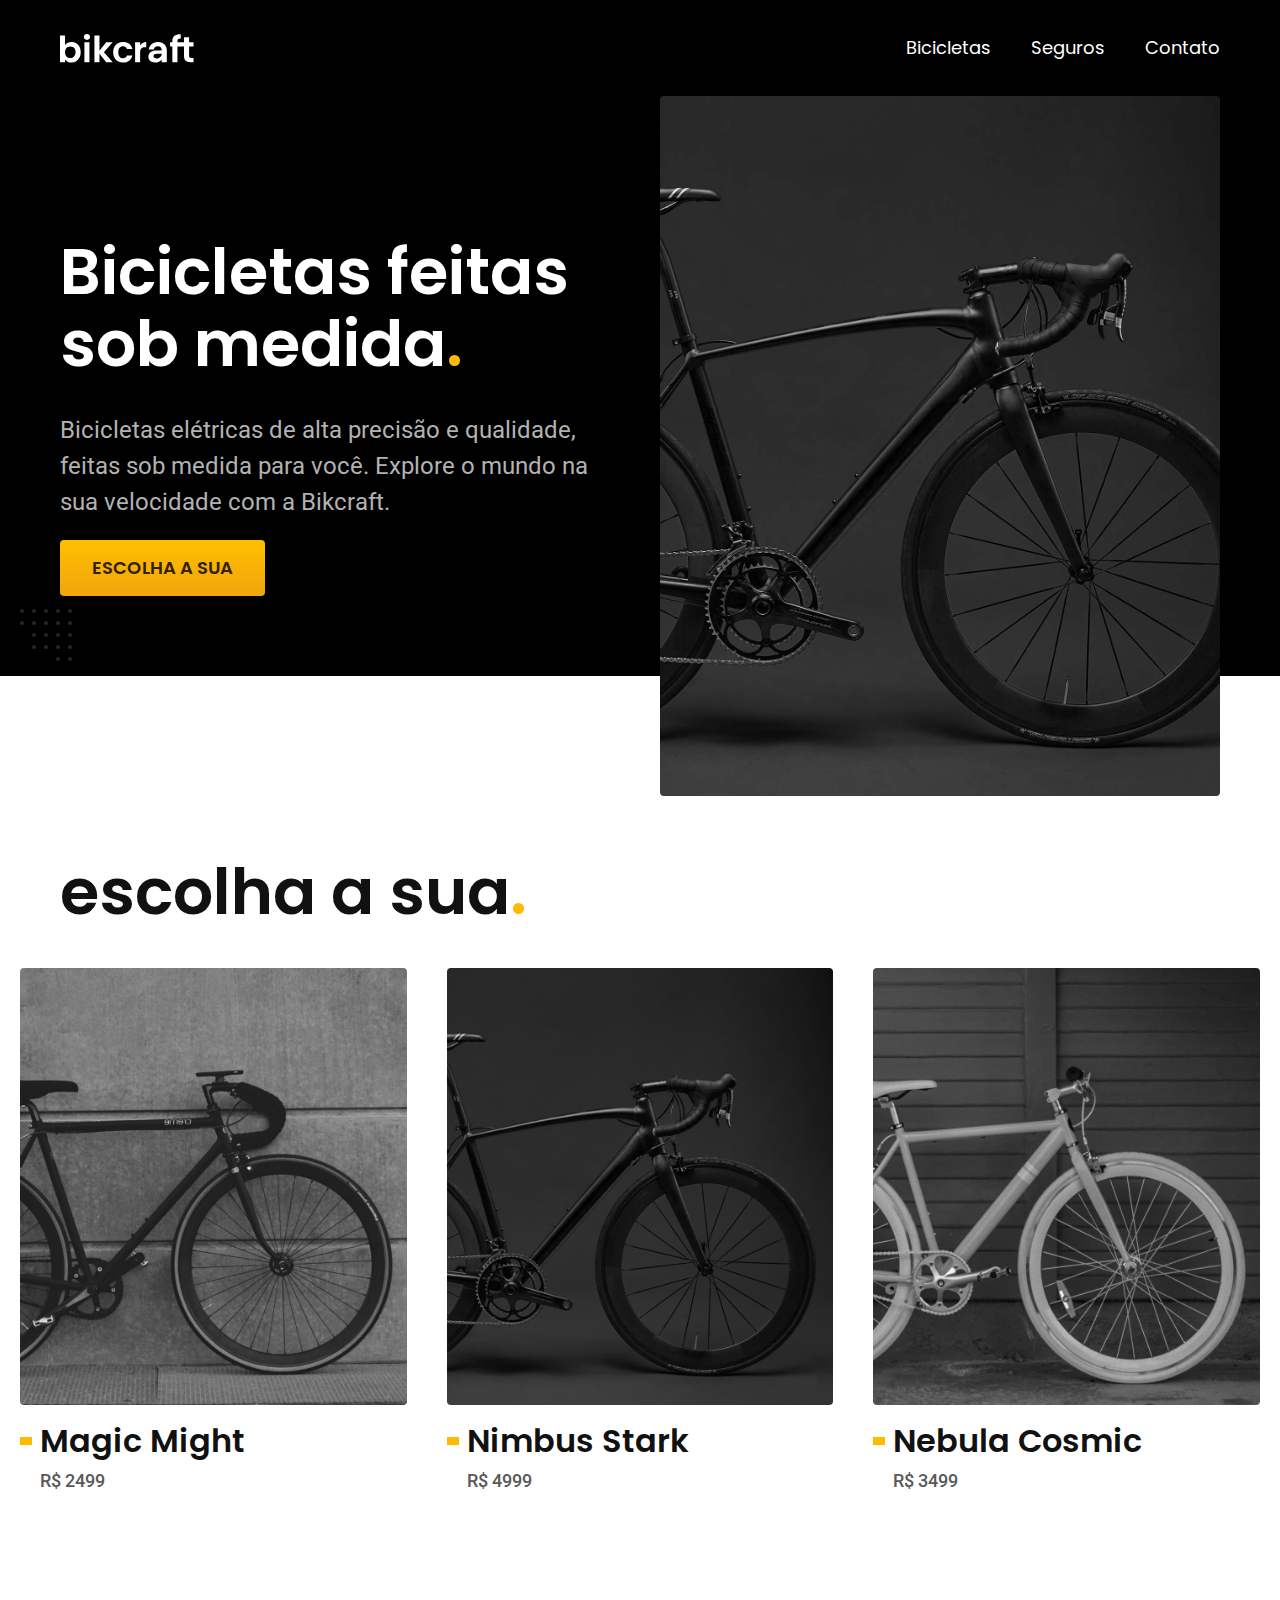
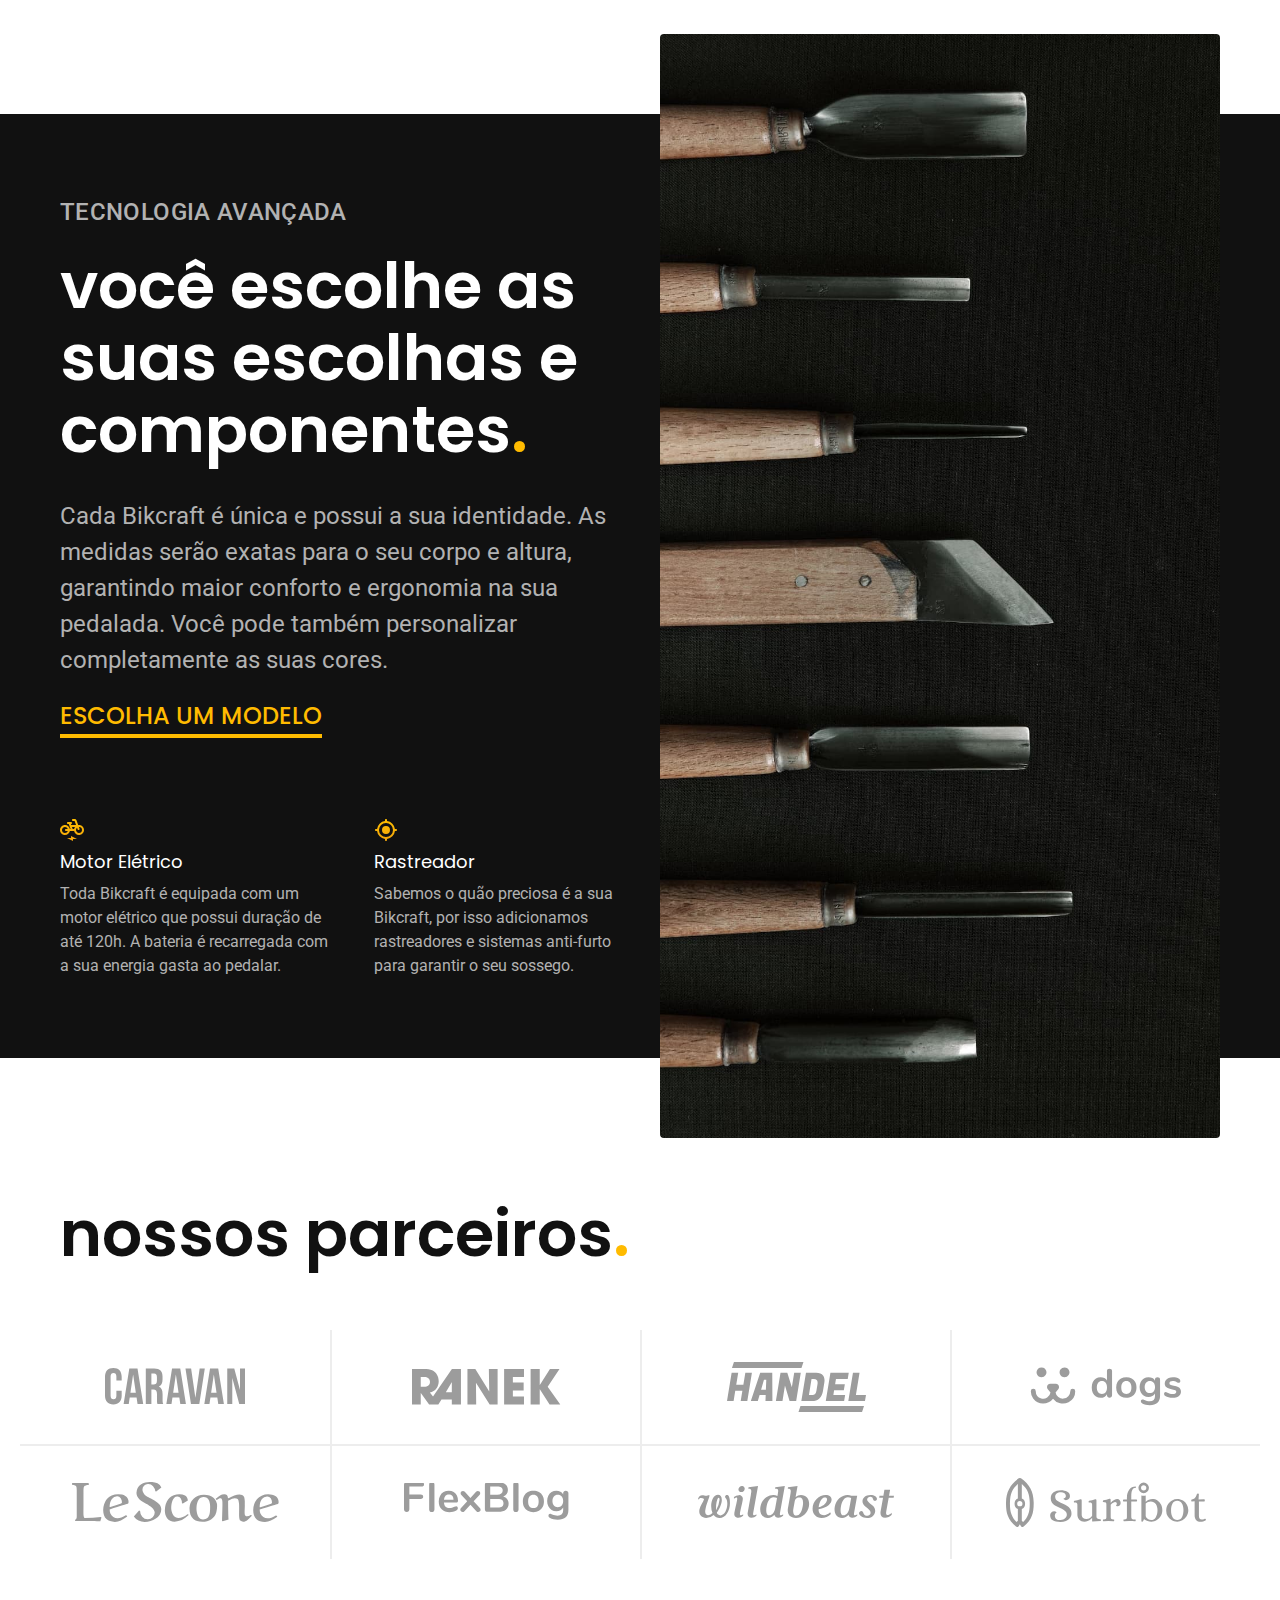
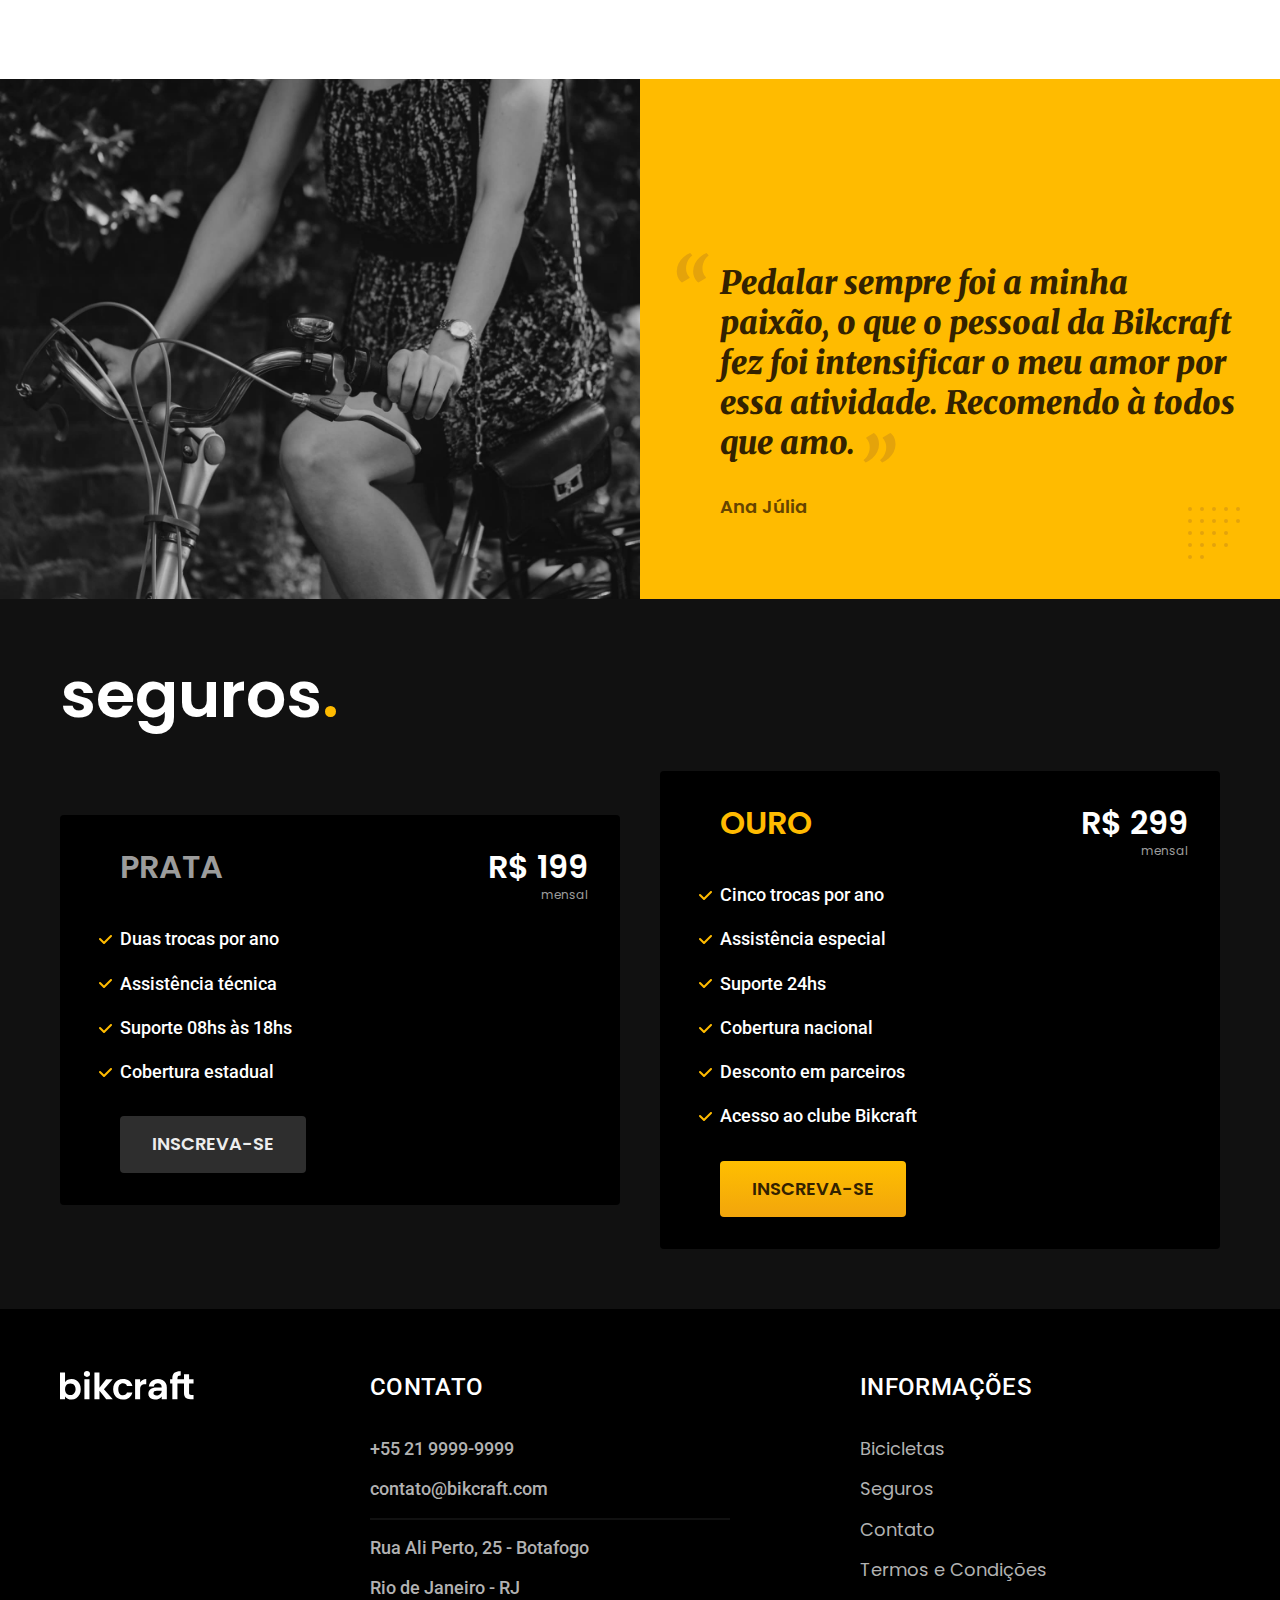
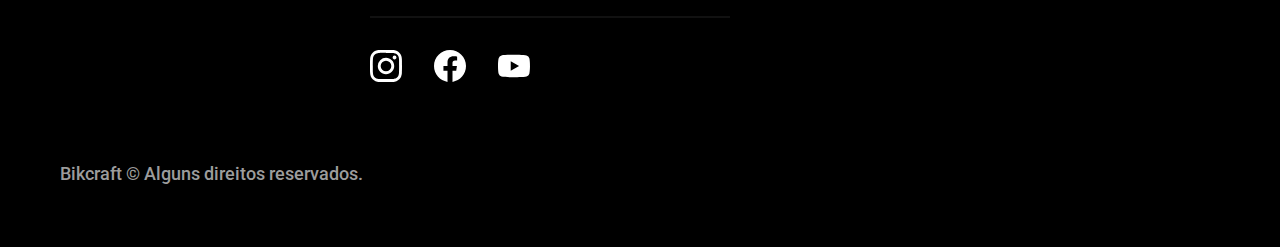
<file: index.html>
<!DOCTYPE html>
<html lang="pt-br">
  <head>
    <meta charset="UTF-8" />
    <meta name="viewport" content="width=device-width, initial-scale=1.0" />
    <meta
      name="description"
      content="Bicicletas elétricas de alta precisão e qualidade, feitas sob medida para o cliente. Explore o mundo na sua velocidade com a Bikcraft."
    />

    <link rel="preload" href="./css/style.css" as="style" />
    <link rel="stylesheet" href="./css/style.css" />

    <link rel="preconnect" href="https://fonts.googleapis.com" />
    <link rel="preconnect" href="https://fonts.gstatic.com" crossorigin />
    <link
      href="https://fonts.googleapis.com/css2?family=Merriweather:ital,wght@1,900&family=Poppins:wght@400;600&family=Roboto:wght@400;500&display=swap"
      rel="stylesheet"
    />
    <title>Bikcraft - Bicicletas Elétricas</title>
  </head>
  <body>
    <header class="header-bg">
      <div class="header container">
        <a href="./">
          <img
            src="./img/bikcraft.svg"
            width="136"
            height="32"
            alt="Bikcraft"
          />
        </a>

        <nav aria-label="primaria">
          <ul class="header-menu font-1-m cor-0">
            <li><a href="./bicicletas.html">Bicicletas</a></li>
            <li><a href="./seguros.html">Seguros</a></li>
            <li><a href="./contato.html">Contato</a></li>
          </ul>
        </nav>
      </div>
    </header>

    <main class="introducao-bg">
      <div class="introducao container">
        <div class="introducao-conteudo">
          <h1 class="font-1-xxl cor-0">
            Bicicletas feitas sob medida<span class="cor-p1">.</span>
          </h1>
          <p class="font-2-l cor-5">
            Bicicletas elétricas de alta precisão e qualidade, feitas sob medida
            para você. Explore o mundo na sua velocidade com a Bikcraft.
          </p>
          <a class="botao" href="./bicicletas.html">Escolha a sua</a>
        </div>
        <picture>
          <source
            media="(max-width: 800px)"
            srcset="./img/bicicletas/nimbus.jpg"
          />
          <img
            src="./img/fotos/introducao.jpg"
            width="1280"
            height="1600"
            alt="Bicicleta elétrica preta."
          />
        </picture>
      </div>
    </main>

    <article class="bicicletas-lista">
      <h2 class="container font-1-xxl">
        escolha a sua<span class="cor-p1">.</span>
      </h2>

      <ul>
        <li>
          <a href="./bicicletas/magic.html">
            <img
              src="./img/bicicletas/magic-home.jpg"
              width="920"
              height="1040"
              alt="Bicicleta preta"
            />
            <h3 class="font-1-xl">Magic Might</h3>
            <span class="font-2-m cor-8">R$ 2499</span>
          </a>
        </li>
        <li>
          <a href="./bicicletas/nimbus.html">
            <img
              src="./img/bicicletas/nimbus-home.jpg"
              width="920"
              height="1040"
              alt="Bicicleta preta"
            />
            <h3 class="font-1-xl">Nimbus Stark</h3>
            <span class="font-2-m cor-8">R$ 4999</span>
          </a>
        </li>
        <li>
          <a href="./bicicletas/nebula.html">
            <img
              src="./img/bicicletas/nebula-home.jpg"
              width="920"
              height="1040"
              alt="Bicicleta preta"
            />
            <h3 class="font-1-xl">Nebula Cosmic</h3>
            <span class="font-2-m cor-8">R$ 3499</span>
          </a>
        </li>
      </ul>
    </article>

    <article class="tecnologia-bg">
      <div class="tecnologia container">
        <div class="tecnologia-conteudo">
          <span class="font-2-l-b cor-5">Tecnologia Avançada</span>
          <h2 class="font-1-xxl cor-0">
            você escolhe as suas escolhas e componentes<span class="cor-p1"
              >.</span
            >
          </h2>
          <p class="font-2-l cor-5">
            Cada Bikcraft é única e possui a sua identidade. As medidas serão
            exatas para o seu corpo e altura, garantindo maior conforto e
            ergonomia na sua pedalada. Você pode também personalizar
            completamente as suas cores.
          </p>
          <a class="link" href="./bicicletas.html">Escolha um modelo</a>
          <div class="tecnologia-vantagens">
            <div>
              <img
                src="./img/icones/eletrica.svg"
                width="24"
                height="24"
                alt=""
              />
              <h3 class="font-1-m cor-0">Motor Elétrico</h3>
              <p class="font-2-s cor-5">
                Toda Bikcraft é equipada com um motor elétrico que possui
                duração de até 120h. A bateria é recarregada com a sua energia
                gasta ao pedalar.
              </p>
            </div>
            <div>
              <img
                src="./img/icones/rastreador.svg"
                width="24"
                height="24"
                alt=""
              />
              <h3 class="font-1-m cor-0">Rastreador</h3>
              <p class="font-2-s cor-5">
                Sabemos o quão preciosa é a sua Bikcraft, por isso adicionamos
                rastreadores e sistemas anti-furto para garantir o seu sossego.
              </p>
            </div>
          </div>
        </div>
        <div class="tecnologia-imagem">
          <img
            src="./img/fotos/tecnologia.jpg"
            width="1200"
            height="1920"
            alt=""
          />
        </div>
      </div>
    </article>

    <section class="parceiros" arial-label="Nossos Parceiros">
      <h2 class="container font-1-xxl">
        nossos parceiros<span class="cor-p1">.</span>
      </h2>

      <ul>
        <li>
          <img
            src="./img/parceiros/caravan.svg"
            width="140"
            height="38"
            alt="caravan"
          />
        </li>
        <li>
          <img
            src="./img/parceiros/ranek.svg"
            width="149"
            height="36"
            alt="ranek"
          />
        </li>
        <li>
          <img
            src="./img/parceiros/handel.svg"
            width="139"
            height="50"
            alt="handel"
          />
        </li>
        <li>
          <img
            src="./img/parceiros/dogs.svg"
            width="152"
            height="39"
            alt="dogs"
          />
        </li>
        <li>
          <img
            src="./img/parceiros/lescone.svg"
            width="208"
            height="41"
            alt="lescone"
          />
        </li>
        <li>
          <img
            src="./img/parceiros/flexblog.svg"
            width="165"
            height="38"
            alt="flexblog"
          />
        </li>
        <li>
          <img
            src="./img/parceiros/wildbeast.svg"
            width="196"
            height="34"
            alt="wildbeast"
          />
        </li>
        <li>
          <img
            src="./img/parceiros/surfbot.svg"
            width="200"
            height="49"
            alt="surfbot"
          />
        </li>
      </ul>
    </section>

    <section class="depoimento" arial-label="Depoimento">
      <div>
        <img
          src="./img/fotos/depoimento.jpg"
          width="1560"
          height="1360"
          alt="Pessoa pedalando em uma bicicleta Bikcraft"
        />
      </div>
      <div class="depoimento-conteudo">
        <blockquote class="font-1-xl cor-p5">
          <p>
            Pedalar sempre foi a minha paixão, o que o pessoal da Bikcraft fez
            foi intensificar o meu amor por essa atividade. Recomendo à todos
            que amo.
          </p>
        </blockquote>
        <span class="font-1-m-b cor-p4">Ana Júlia</span>
      </div>
    </section>

    <article class="seguros-bg">
      <div class="seguros container">
        <h2 class="font-1-xxl cor-0">seguros<span class="cor-p1">.</span></h2>

        <div class="seguros-item">
          <h3 class="font-1-xl cor-6">PRATA</h3>
          <span class="font-1-xl cor-0"
            >R$ 199 <span class="font-1-xs cor-6">mensal</span></span
          >
          <ul class="font-2-m cor-0">
            <li>Duas trocas por ano</li>
            <li>Assistência técnica</li>
            <li>Suporte 08hs às 18hs</li>
            <li>Cobertura estadual</li>
          </ul>
          <a class="botao secundario" href="./orcamento.html">Inscreva-se </a>
        </div>

        <div class="seguros-item">
          <h3 class="font-1-xl cor-p1">OURO</h3>
          <span class="font-1-xl cor-0"
            >R$ 299 <span class="font-1-xs cor-6">mensal</span></span
          >
          <ul class="font-2-m cor-0">
            <li>Cinco trocas por ano</li>
            <li>Assistência especial</li>
            <li>Suporte 24hs</li>
            <li>Cobertura nacional</li>
            <li>Desconto em parceiros</li>
            <li>Acesso ao clube Bikcraft</li>
          </ul>
          <a class="botao" href="./orcamento.html">Inscreva-se </a>
        </div>
      </div>
    </article>

    <footer class="footer-bg">
      <div class="footer container">
        <img src="./img/bikcraft.svg" width="136" height="32" alt="Bikcraft" />
        <div class="footer-contato">
          <h3 class="font-2-l-b cor-0">Contato</h3>
          <ul class="font-2-m cor-5">
            <li><a href="tel:+552199999999">+55 21 9999-9999</a></li>
            <li>
              <a href="mailto:contato@bikcraft.com">contato@bikcraft.com</a>
            </li>
            <li>Rua Ali Perto, 25 - Botafogo</li>
            <li>Rio de Janeiro - RJ</li>
          </ul>
          <div class="footer-redes">
            <a href="./">
              <img
                src="./img/redes/instagram.svg"
                width="32"
                height="32"
                alt="Instagram"
              />
            </a>
            <a href="./">
              <img
                src="./img/redes/facebook.svg"
                width="32"
                height="32"
                alt="Facebook"
              />
            </a>
            <a href="./">
              <img
                src="./img/redes/youtube.svg"
                width="32"
                height="32"
                alt="Youtube"
              />
            </a>
          </div>
        </div>
        <div class="footer-informacoes">
          <h3 class="font-2-l-b cor-0">Informações</h3>
          <nav>
            <ul class="font-1-m cor-5">
              <li><a href="./bicicletas.html">Bicicletas</a></li>
              <li><a href="./seguros.html">Seguros</a></li>
              <li><a href="./contato.html">Contato</a></li>
              <li><a href="./termos.html">Termos e Condições</a></li>
            </ul>
          </nav>
        </div>
        <p class="footer-copy font-2-m cor-6">
          Bikcraft © Alguns direitos reservados.
        </p>
      </div>
    </footer>
  </body>
</html>
</file>
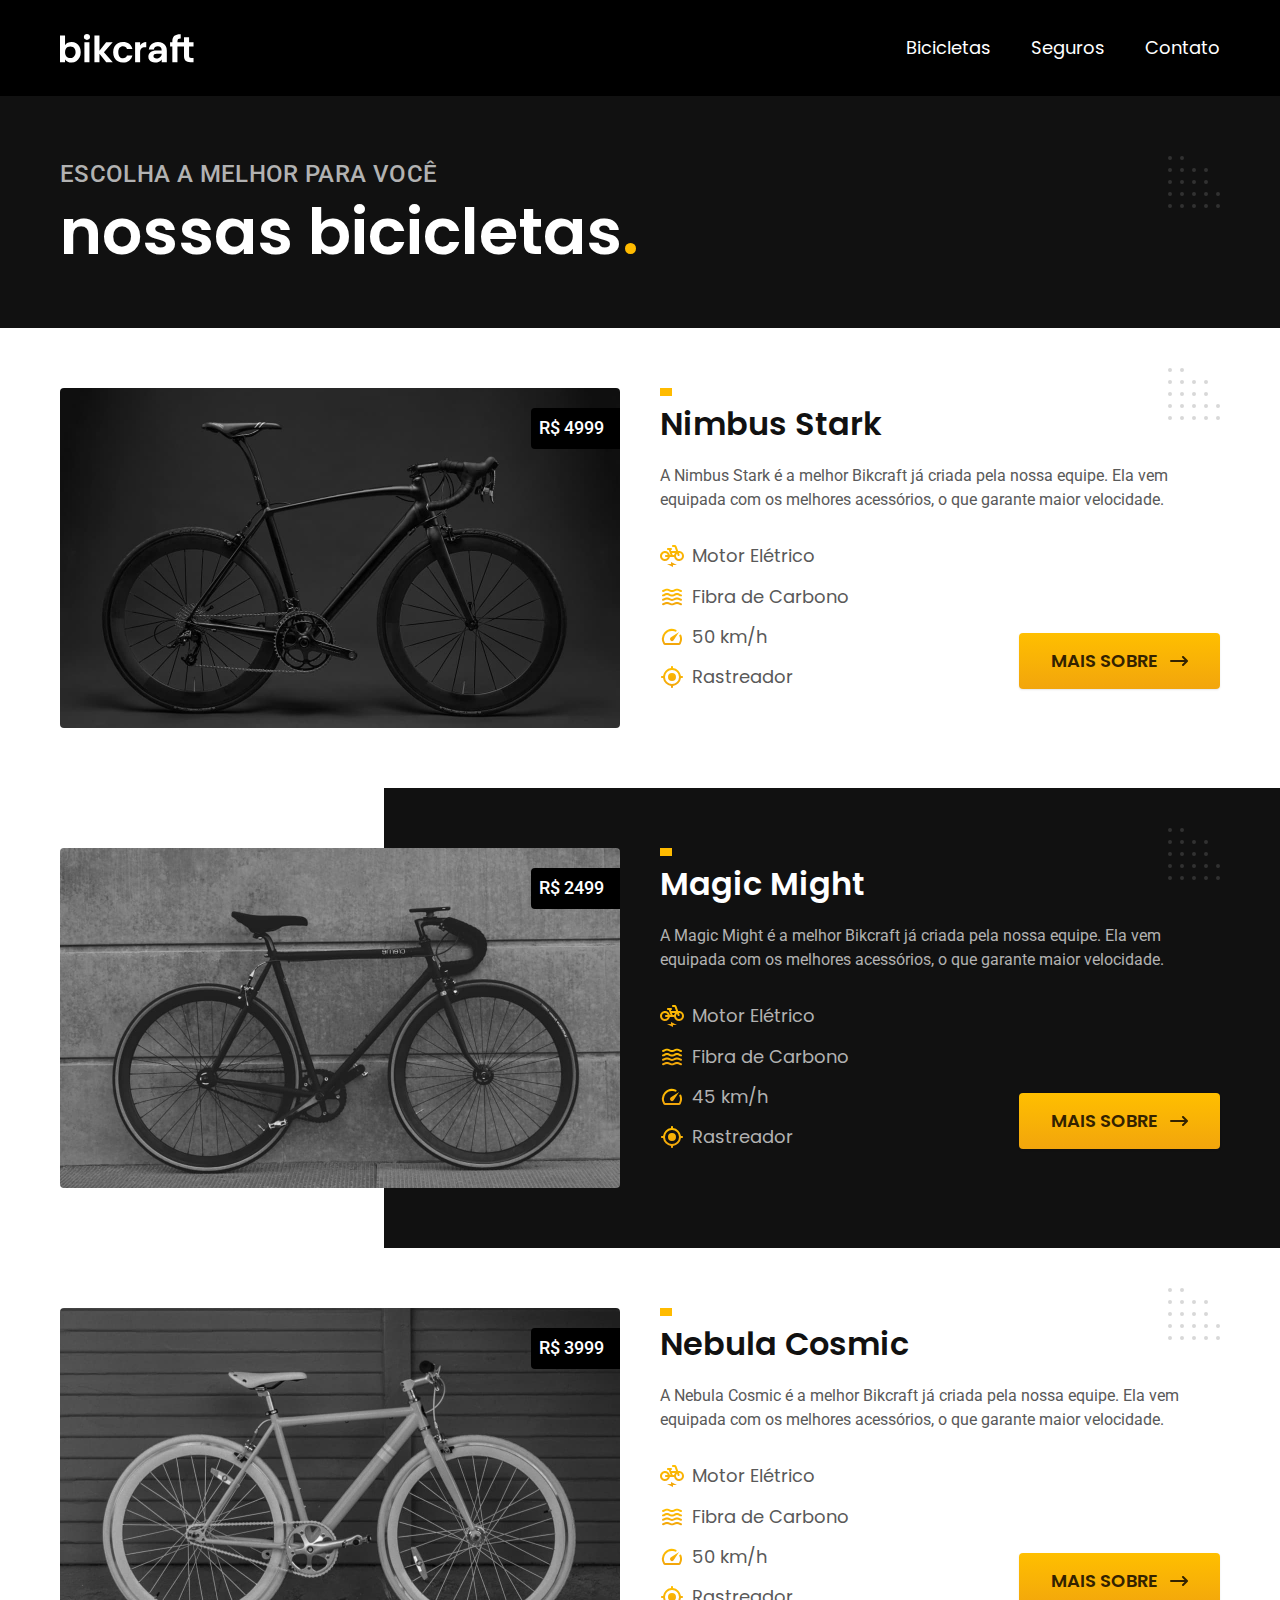
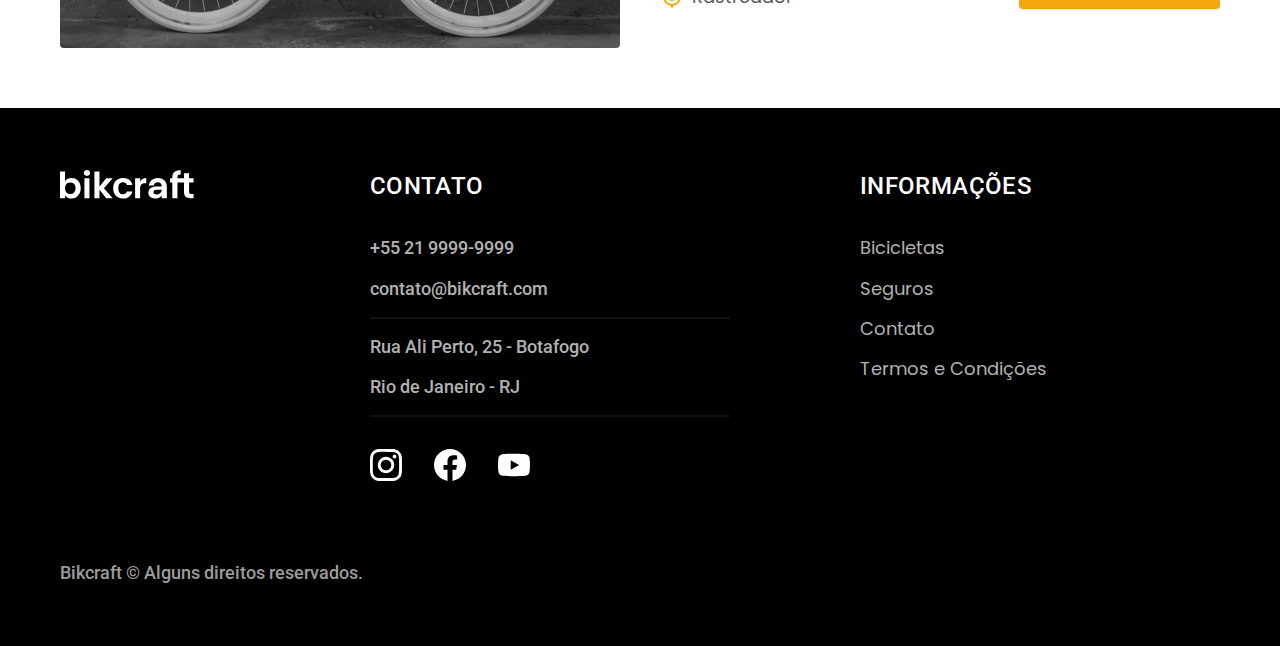
<file: bicicletas.html>
<!DOCTYPE html>
<html lang="pt-br">
  <head>
    <meta charset="UTF-8" />
    <meta name="viewport" content="width=device-width, initial-scale=1.0" />
    <meta name="description" content="Bicicletas." />

    <link rel="preload" href="./css/style.css" as="style" />
    <link rel="stylesheet" href="./css/style.css" />

    <link rel="preconnect" href="https://fonts.googleapis.com" />
    <link rel="preconnect" href="https://fonts.gstatic.com" crossorigin />
    <link
      href="https://fonts.googleapis.com/css2?family=Merriweather:ital,wght@1,900&family=Poppins:wght@400;600&family=Roboto:wght@400;500&display=swap"
      rel="stylesheet"
    />
    <title>Bicicletas | Bikcraft</title>
  </head>
  <body id="bicicletas">
    <header class="header-bg">
      <div class="header container">
        <a href="./">
          <img src="./img/bikcraft.svg" alt="Bikcraft" />
        </a>

        <nav aria-label="primaria">
          <ul class="header-menu font-1-m cor-0">
            <li><a href="./bicicletas.html">Bicicletas</a></li>
            <li><a href="./seguros.html">Seguros</a></li>
            <li><a href="./contato.html">Contato</a></li>
          </ul>
        </nav>
      </div>
    </header>

    <main>
      <div class="titulo-bg">
        <div class="titulo container">
          <p class="font-2-l-b cor-5">Escolha a melhor para você</p>
          <h1 class="font-1-xxl cor-0">
            nossas bicicletas<span class="cor-p1">.</span>
          </h1>
        </div>
      </div>

      <div class="bicicletas container">
        <div class="bicicletas-imagem">
          <img src="./img/bicicletas/nimbus.jpg" alt="Bicicleta preta" />
          <span class="font-2-m cor-0">R$ 4999</span>
        </div>
        <div class="bicicletas-conteudo">
          <h2 class="font-1-xl">Nimbus Stark</h2>
          <p class="font-2-s cor-8">
            A Nimbus Stark é a melhor Bikcraft já criada pela nossa equipe. Ela
            vem equipada com os melhores acessórios, o que garante maior
            velocidade.
          </p>
          <ul class="font-1-m cor-8">
            <li>
              <img src="./img/icones/eletrica.svg" alt="" />Motor Elétrico
            </li>
            <li>
              <img src="./img/icones/carbono.svg" alt="" />Fibra de Carbono
            </li>
            <li><img src="./img/icones/velocidade.svg" alt="" />50 km/h</li>
            <li><img src="./img/icones/rastreador.svg" alt="" />Rastreador</li>
          </ul>
          <a class="botao seta" href="./bicicletas/nimbus.html">Mais Sobre</a>
        </div>
      </div>

      <div class="bicicletas-bg">
        <div class="bicicletas container">
          <div class="bicicletas-imagem">
            <img src="./img/bicicletas/magic.jpg" alt="Bicicleta preta" />
            <span class="font-2-m cor-0">R$ 2499</span>
          </div>
          <div class="bicicletas-conteudo">
            <h2 class="font-1-xl cor-0">Magic Might</h2>
            <p class="font-2-s cor-5">
              A Magic Might é a melhor Bikcraft já criada pela nossa equipe. Ela
              vem equipada com os melhores acessórios, o que garante maior
              velocidade.
            </p>
            <ul class="font-1-m cor-5">
              <li>
                <img src="./img/icones/eletrica.svg" alt="" />Motor Elétrico
              </li>
              <li>
                <img src="./img/icones/carbono.svg" alt="" />Fibra de Carbono
              </li>
              <li><img src="./img/icones/velocidade.svg" alt="" />45 km/h</li>
              <li>
                <img src="./img/icones/rastreador.svg" alt="" />Rastreador
              </li>
            </ul>
            <a class="botao seta" href="./bicicletas/magic.html">Mais Sobre</a>
          </div>
        </div>
      </div>

      <div class="bicicletas container">
        <div class="bicicletas-imagem">
          <img src="./img/bicicletas/nebula.jpg" alt="Bicicleta preta" />
          <span class="font-2-m cor-0">R$ 3999</span>
        </div>
        <div class="bicicletas-conteudo">
          <h2 class="font-1-xl">Nebula Cosmic</h2>
          <p class="font-2-s cor-8">
            A Nebula Cosmic é a melhor Bikcraft já criada pela nossa equipe. Ela
            vem equipada com os melhores acessórios, o que garante maior
            velocidade.
          </p>
          <ul class="font-1-m cor-8">
            <li>
              <img src="./img/icones/eletrica.svg" alt="" />Motor Elétrico
            </li>
            <li>
              <img src="./img/icones/carbono.svg" alt="" />Fibra de Carbono
            </li>
            <li><img src="./img/icones/velocidade.svg" alt="" />50 km/h</li>
            <li><img src="./img/icones/rastreador.svg" alt="" />Rastreador</li>
          </ul>
          <a class="botao seta" href="./bicicletas/nebula.html">Mais Sobre</a>
        </div>
      </div>
    </main>

    <footer class="footer-bg">
      <div class="footer container">
        <img src="./img/bikcraft.svg" alt="Bikcraft" />
        <div class="footer-contato">
          <h3 class="font-2-l-b cor-0">Contato</h3>
          <ul class="font-2-m cor-5">
            <li><a href="tel:+552199999999">+55 21 9999-9999</a></li>
            <li>
              <a href="mailto:contato@bikcraft.com">contato@bikcraft.com</a>
            </li>
            <li>Rua Ali Perto, 25 - Botafogo</li>
            <li>Rio de Janeiro - RJ</li>
          </ul>
          <div class="footer-redes">
            <a href="./">
              <img src="./img/redes/instagram.svg" alt="Instagram" />
            </a>
            <a href="./">
              <img src="./img/redes/facebook.svg" alt="Facebook" />
            </a>
            <a href="./">
              <img src="./img/redes/youtube.svg" alt="Youtube" />
            </a>
          </div>
        </div>
        <div class="footer-informacoes">
          <h3 class="font-2-l-b cor-0">Informações</h3>
          <nav>
            <ul class="font-1-m cor-5">
              <li><a href="./bicicletas.html">Bicicletas</a></li>
              <li><a href="./seguros.html">Seguros</a></li>
              <li><a href="./contato.html">Contato</a></li>
              <li><a href="./termos.html">Termos e Condições</a></li>
            </ul>
          </nav>
        </div>
        <p class="footer-copy font-2-m cor-6">
          Bikcraft © Alguns direitos reservados.
        </p>
      </div>
    </footer>
  </body>
</html>
</file>
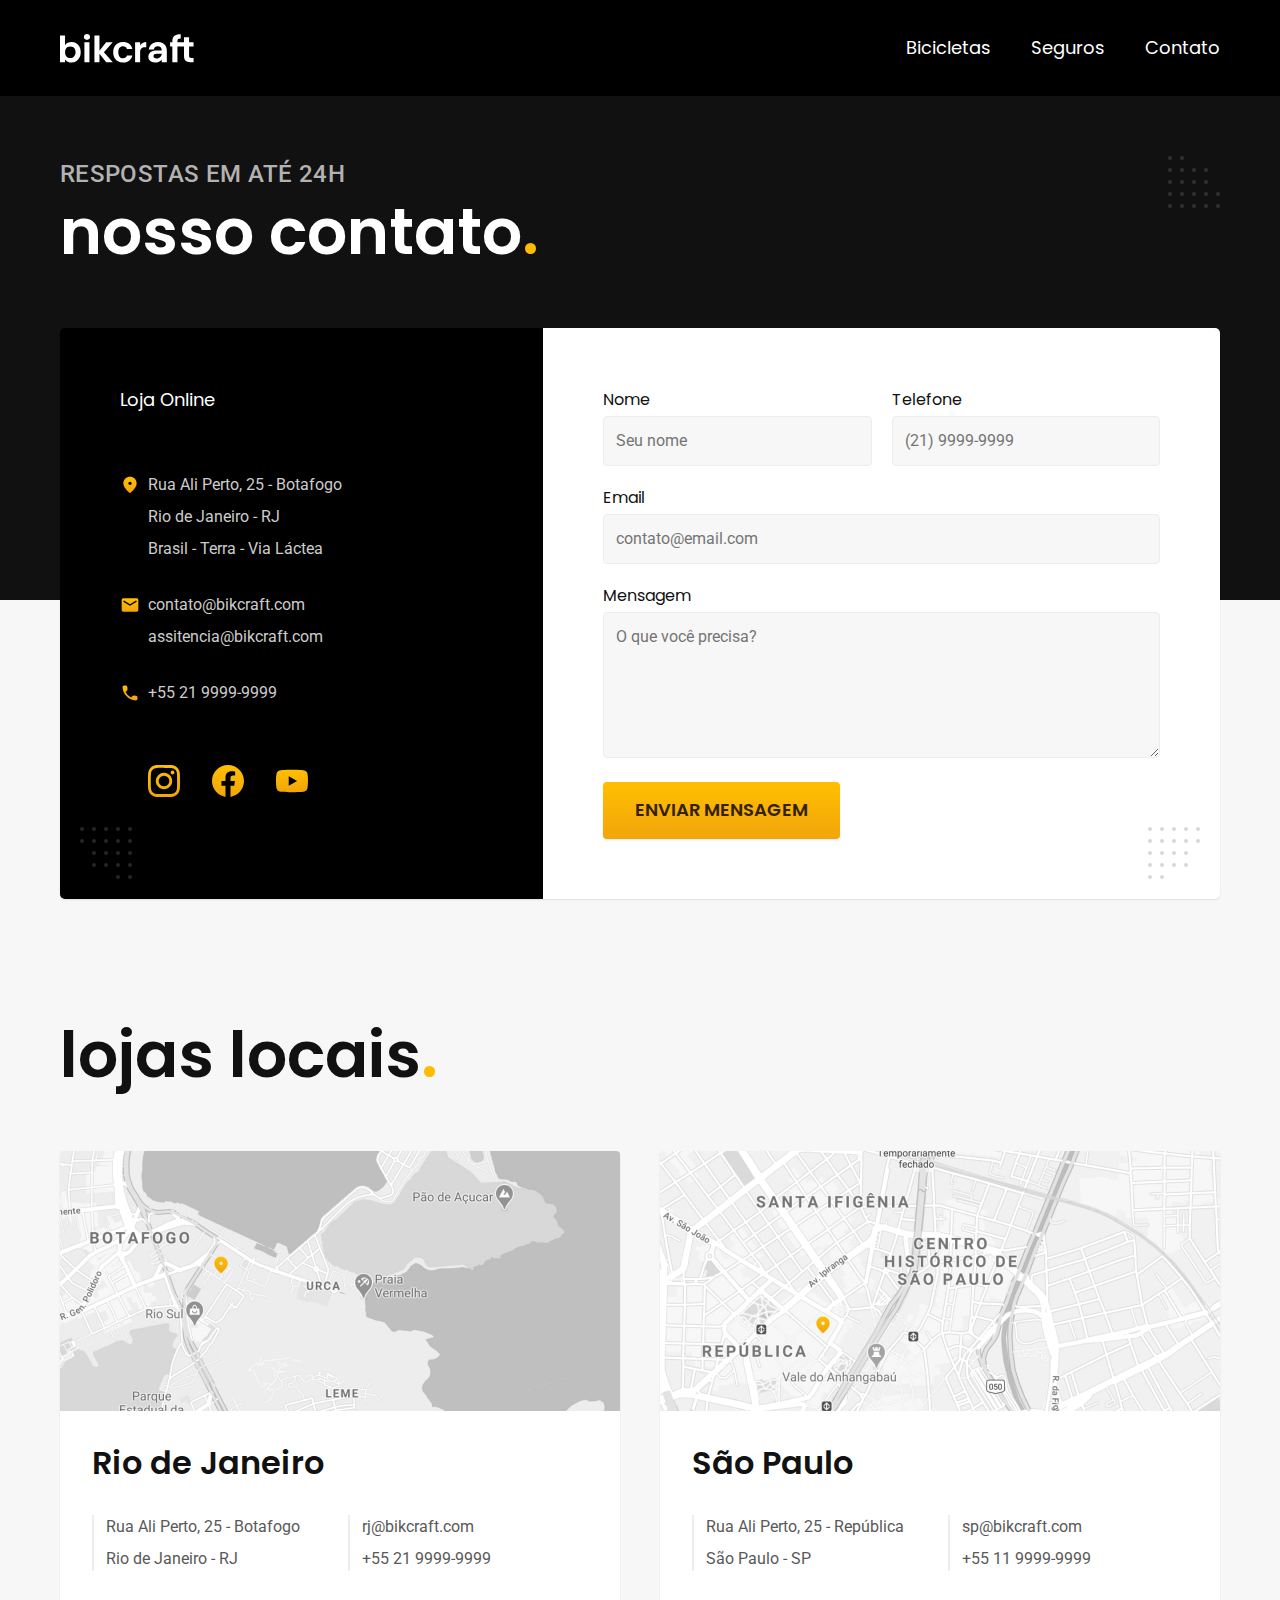
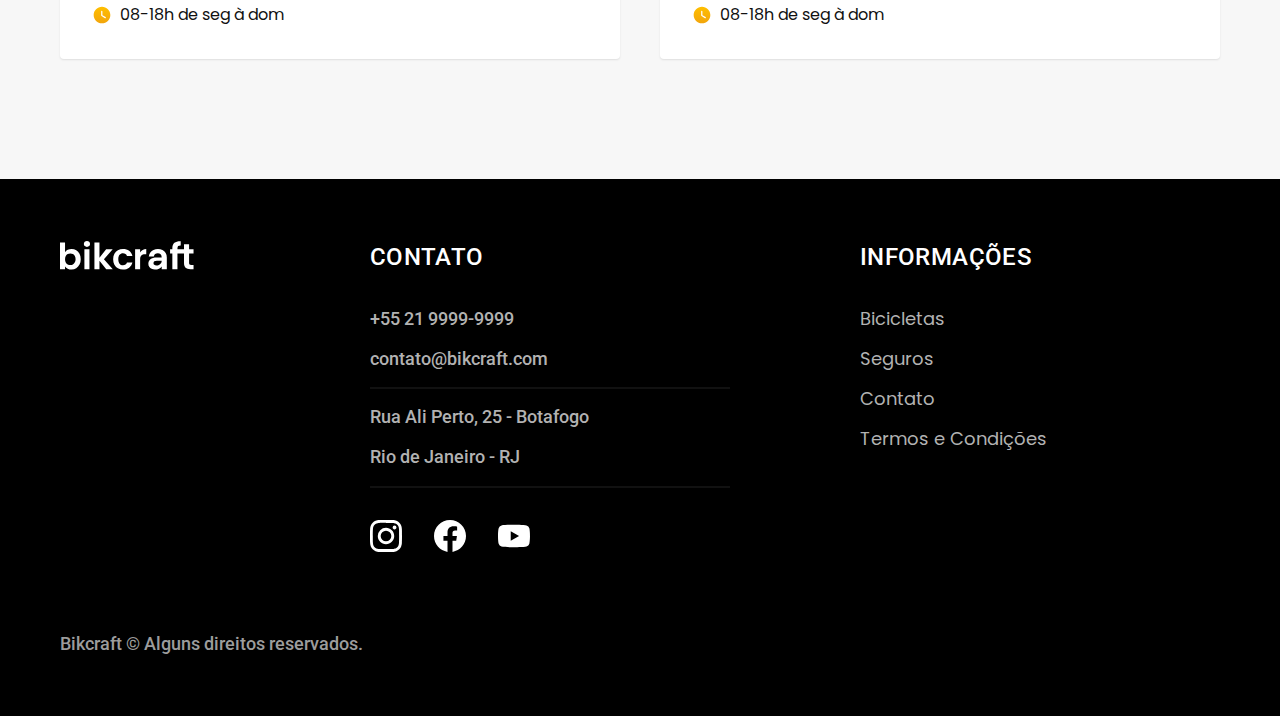
<file: contato.html>
<!DOCTYPE html>
<html lang="pt-br">
  <head>
    <meta charset="UTF-8" />
    <meta name="viewport" content="width=device-width, initial-scale=1.0" />
    <title>Contato | Bikcraft</title>
    <meta name="description" content="Contato." />

    <link rel="preload" href="./css/style.css" as="style" />
    <link rel="stylesheet" href="./css/style.css" />

    <link rel="preconnect" href="https://fonts.googleapis.com" />
    <link rel="preconnect" href="https://fonts.gstatic.com" crossorigin />
    <link
      href="https://fonts.googleapis.com/css2?family=Merriweather:ital,wght@1,900&family=Poppins:wght@400;600&family=Roboto:wght@400;500&display=swap"
      rel="stylesheet"
    />
  </head>
  <body id="contato">
    <header class="header-bg">
      <div class="header container">
        <a href="./">
          <img src="./img/bikcraft.svg" alt="Bikcraft" />
        </a>

        <nav aria-label="primaria">
          <ul class="header-menu font-1-m cor-0">
            <li><a href="./bicicletas.html">Bicicletas</a></li>
            <li><a href="./seguros.html">Seguros</a></li>
            <li><a href="./contato.html">Contato</a></li>
          </ul>
        </nav>
      </div>
    </header>

    <main>
      <div class="titulo-bg">
        <div class="titulo container">
          <p class="font-2-l-b cor-5">Respostas em até 24h</p>
          <h1 class="font-1-xxl cor-0">
            nosso contato<span class="cor-p1">.</span>
          </h1>
        </div>
      </div>

      <div class="contato container">
        <section class="contato-dados" aria-label="Endereço">
          <h2 class="font-1-m cor-0">Loja Online</h2>
          <div class="contato-endereco font-2-s cor-4">
            <p>Rua Ali Perto, 25 - Botafogo</p>
            <p>Rio de Janeiro - RJ</p>
            <p>Brasil - Terra - Via Láctea</p>
          </div>
          <address class="contato-meios font-2-s cor-4">
            <a href="mailto:contato@bikcraft.com">contato@bikcraft.com</a>
            <a href="mailto:assitencia@bikcraft.com">assitencia@bikcraft.com</a>
            <a href="tel:+552199999999">+55 21 9999-9999</a>
          </address>
          <div class="contato-redes">
            <a href="./">
              <img src="./img/redes/instagram-p.svg" alt="Instagram" />
            </a>
            <a href="./">
              <img src="./img/redes/facebook-p.svg" alt="Facebook" />
            </a>
            <a href="./">
              <img src="./img/redes/youtube-p.svg" alt="Youtube" />
            </a>
          </div>
        </section>
        <section class="contato-formulario" aria-label="Formulário">
          <form class="form" action="./contato.html">
            <div>
              <label for="nome">Nome</label>
              <input type="text" id="nome" name="nome" placeholder="Seu nome" />
            </div>
            <div>
              <label for="telefone">Telefone</label>
              <input
                type="text"
                id="telefone"
                name="telefone"
                placeholder="(21) 9999-9999"
              />
            </div>
            <div class="col-2">
              <label for="email">Email</label>
              <input
                type="email"
                id="email"
                name="email"
                placeholder="contato@email.com"
              />
            </div>
            <div class="col-2">
              <label for="mensagem">Mensagem</label>
              <textarea
                rows="5"
                id="mensagem"
                name="mensagem"
                placeholder="O que você precisa?"
              ></textarea>
            </div>
            <button class="botao col-2">Enviar Mensagem</button>
          </form>
        </section>
      </div>
    </main>

    <article class="lojas container">
      <h2 class="font-1-xxl">lojas locais<span class="cor-p1">.</span></h2>

      <div class="lojas-item">
        <img
          src="./img/lojas/rj.jpg"
          alt="mapa marcando o Endereço em Rua Ali Perto, 25 - Rio de Janeiro - RJ"
        />
        <div class="lojas-conteudo">
          <h3 class="font-1-xl">Rio de Janeiro</h3>
          <div class="lojas-dados font-2-s cor-8">
            <p>Rua Ali Perto, 25 - Botafogo</p>
            <p>Rio de Janeiro - RJ</p>
          </div>
          <div class="lojas-dados font-2-s cor-8">
            <a href="mailto:rj@bikcraft.com">rj@bikcraft.com</a>
            <a href="tel:+552199999999">+55 21 9999-9999</a>
          </div>
          <p class="lojas-tempo font-1-s">
            <img src="./img/icones/horario.svg" alt="" />08-18h de seg à dom
          </p>
        </div>
      </div>

      <div class="lojas-item">
        <img
          src="./img/lojas/sp.jpg"
          alt="mapa marcando o Endereço em Rua Ali Perto, 25 - São Paulo - SP"
        />
        <div class="lojas-conteudo">
          <h3 class="font-1-xl">São Paulo</h3>
          <div class="lojas-dados font-2-s cor-8">
            <p>Rua Ali Perto, 25 - República</p>
            <p>São Paulo - SP</p>
          </div>
          <div class="lojas-dados font-2-s cor-8">
            <a href="mailto:sp@bikcraft.com">sp@bikcraft.com</a>
            <a href="tel:+551199999999">+55 11 9999-9999</a>
          </div>
          <p class="lojas-tempo font-1-s">
            <img src="./img/icones/horario.svg" alt="" />08-18h de seg à dom
          </p>
        </div>
      </div>
    </article>

    <footer class="footer-bg">
      <div class="footer container">
        <img src="./img/bikcraft.svg" alt="Bikcraft" />
        <div class="footer-contato">
          <h3 class="font-2-l-b cor-0">Contato</h3>
          <ul class="font-2-m cor-5">
            <li><a href="tel:+552199999999">+55 21 9999-9999</a></li>
            <li>
              <a href="mailto:contato@bikcraft.com">contato@bikcraft.com</a>
            </li>
            <li>Rua Ali Perto, 25 - Botafogo</li>
            <li>Rio de Janeiro - RJ</li>
          </ul>
          <div class="footer-redes">
            <a href="./">
              <img src="./img/redes/instagram.svg" alt="Instagram" />
            </a>
            <a href="./">
              <img src="./img/redes/facebook.svg" alt="Facebook" />
            </a>
            <a href="./">
              <img src="./img/redes/youtube.svg" alt="Youtube" />
            </a>
          </div>
        </div>
        <div class="footer-informacoes">
          <h3 class="font-2-l-b cor-0">Informações</h3>
          <nav>
            <ul class="font-1-m cor-5">
              <li><a href="./bicicletas.html">Bicicletas</a></li>
              <li><a href="./seguros.html">Seguros</a></li>
              <li><a href="./contato.html">Contato</a></li>
              <li><a href="./termos.html">Termos e Condições</a></li>
            </ul>
          </nav>
        </div>
        <p class="footer-copy font-2-m cor-6">
          Bikcraft © Alguns direitos reservados.
        </p>
      </div>
    </footer>
  </body>
</html>
</file>
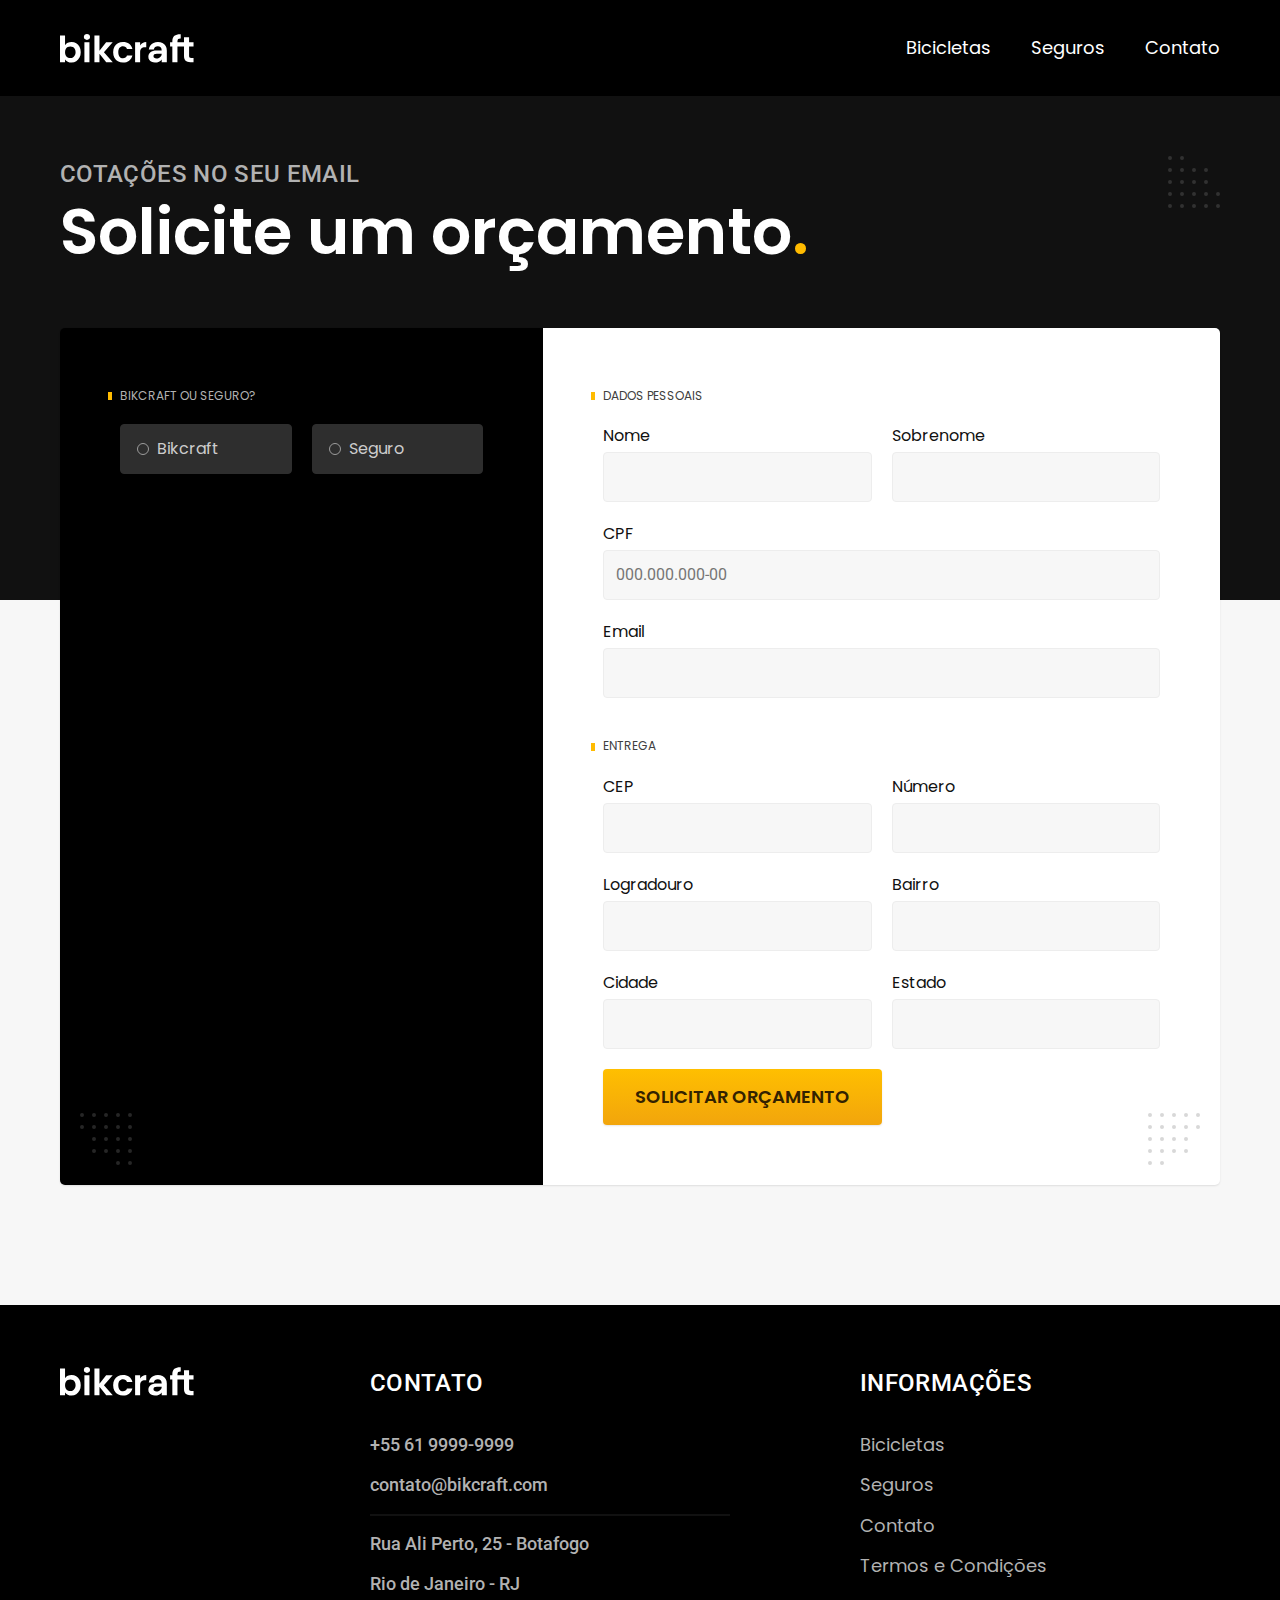
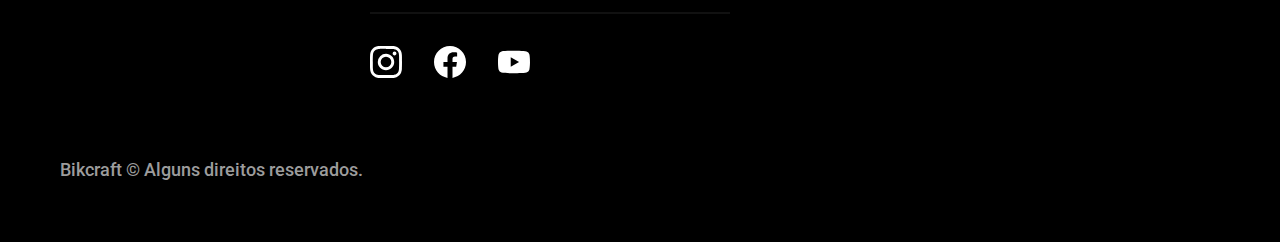
<file: orcamento.html>
<!DOCTYPE html>
<html lang="pt-br">
  <head>
    <meta charset="UTF-8" />
    <meta name="viewport" content="width=device-width, initial-scale=1.0" />
    <title>Orçamento | Bikcraft</title>
    <meta name="description" content="Orçamento." />

    <link rel="preload" href="./css/style.css" as="style" />
    <link rel="stylesheet" href="./css/style.css" />

    <link rel="preconnect" href="https://fonts.googleapis.com" />
    <link rel="preconnect" href="https://fonts.gstatic.com" crossorigin />
    <link
      href="https://fonts.googleapis.com/css2?family=Merriweather:ital,wght@1,900&family=Poppins:wght@400;600&family=Roboto:wght@400;500&display=swap"
      rel="stylesheet"
    />
  </head>
  <body id="orcamento">
    <header class="header-bg">
      <div class="header container">
        <a href="./">
          <img src="./img/bikcraft.svg" alt="Bikcraft" />
        </a>

        <nav aria-label="primaria">
          <ul class="header-menu font-1-m cor-0">
            <li><a href="./bicicletas.html">Bicicletas</a></li>
            <li><a href="./seguros.html">Seguros</a></li>
            <li><a href="./contato.html">Contato</a></li>
          </ul>
        </nav>
      </div>
    </header>

    <main>
      <div class="titulo-bg">
        <div class="titulo container">
          <p class="font-2-l-b cor-5">Cotações no seu email</p>
          <h1 class="font-1-xxl cor-0">
            Solicite um orçamento<span class="cor-p1">.</span>
          </h1>
        </div>
      </div>

      <form class="orcamento container" action="./orcamento.html">
        <div class="orcamento-produto">
          <h2 class="font-1-xs cor-5">Bikcraft ou Seguro?</h2>

          <input type="radio" name="tipo" value="bikcraft" id="bikcraft" />
          <label for="bikcraft">Bikcraft</label>

          <input type="radio" name="tipo" value="seguro" id="seguro" />
          <label for="seguro">Seguro</label>

          <div class="orcamento-conteudo" id="orcamento-bikcraft">
            <h2 class="font-1-xs cor-5">Escolha a sua</h2>

            <input type="radio" name="produto" value="nimbus" id="nimbus" />
            <label for="nimbus">Nimbus Stark <span>R$ 4999</span></label>
            <div class="orcamento-detalhes">
              <ul class="font-1-xs cor-8">
                <li>
                  <img src="./img/icones/eletrica.svg" alt="" /> Motor Elétrico
                </li>
                <li>
                  <img src="./img/icones/carbono.svg" alt="" /> Fibra de Carbono
                </li>
                <li>
                  <img src="./img/icones/velocidade.svg" alt="" /> 50 km/h
                </li>
                <li>
                  <img src="./img/icones/rastreador.svg" alt="" /> Rastreador
                </li>
              </ul>
              <img src="./img/bicicletas/nimbus.jpg" alt="Bicicleta preta" />
            </div>

            <input type="radio" name="produto" value="magic" id="magic" />
            <label for="magic">Magic Might <span>R$ 2499</span></label>
            <div class="orcamento-detalhes">
              <ul class="font-1-xs cor-8">
                <li>
                  <img src="./img/icones/eletrica.svg" alt="" /> Motor Elétrico
                </li>
                <li>
                  <img src="./img/icones/carbono.svg" alt="" /> Fibra de Carbono
                </li>
                <li>
                  <img src="./img/icones/velocidade.svg" alt="" /> 45 km/h
                </li>
                <li>
                  <img src="./img/icones/rastreador.svg" alt="" /> Rastreador
                </li>
              </ul>
              <img src="./img/bicicletas/magic.jpg" alt="Bicicleta preta" />
            </div>

            <input type="radio" name="produto" value="nebula" id="nebula" />
            <label for="nebula">Nebula Cosmic <span>R$ 3999</span></label>
            <div class="orcamento-detalhes">
              <ul class="font-1-xs cor-8">
                <li>
                  <img src="./img/icones/eletrica.svg" alt="" /> Motor Elétrico
                </li>
                <li>
                  <img src="./img/icones/carbono.svg" alt="" /> Fibra de Carbono
                </li>
                <li>
                  <img src="./img/icones/velocidade.svg" alt="" /> 40 km/h
                </li>
                <li>
                  <img src="./img/icones/rastreador.svg" alt="" /> Rastreador
                </li>
              </ul>
              <img src="./img/bicicletas/nebula.jpg" alt="Bicicleta branca" />
            </div>
          </div>

          <div class="orcamento-conteudo" id="orcamento-seguro">
            <h2 class="font-1-xs cor-5">Escolha o plano</h2>

            <input type="radio" name="produto" value="prata" id="prata" />
            <label for="prata">Prata <span>R$ 199</span></label>

            <input type="radio" name="produto" value="ouro" id="ouro" />
            <label for="ouro">Ouro <span>R$ 299</span></label>
          </div>
        </div>
        <div class="orcamento-dados form">
          <h2 class="font-1-xs cor-9 col-2">dados pessoais</h2>
          <div>
            <label for="nome">Nome</label>
            <input type="text" id="nome" name="nome" />
          </div>
          <div>
            <label for="sobrenome">Sobrenome</label>
            <input type="text" id="sobrenome" name="sobrenome" />
          </div>
          <div class="col-2">
            <label for="cpf">CPF</label>
            <input
              type="text"
              id="cpf"
              name="cpf"
              placeholder="000.000.000-00"
            />
          </div>
          <div class="col-2">
            <label for="email">Email</label>
            <input type="email" id="email" name="email" />
          </div>
          <h2 class="font-1-xs cor-9 col-2">entrega</h2>
          <div>
            <label for="cep">CEP</label>
            <input type="text" id="cep" name="cep" />
          </div>
          <div>
            <label for="numero">Número</label>
            <input type="text" id="numero" name="numero" />
          </div>
          <div>
            <label for="logradouro">Logradouro</label>
            <input type="text" id="logradouro" name="logradouro" />
          </div>
          <div>
            <label for="bairro">Bairro</label>
            <input type="text" id="bairro" name="bairro" />
          </div>
          <div>
            <label for="cidade">Cidade</label>
            <input type="text" id="cidade" name="cidade" />
          </div>
          <div>
            <label for="estado">Estado</label>
            <input type="text" id="estado" name="estado" />
          </div>
          <button class="botao col-2">Solicitar Orçamento</button>
        </div>
      </form>
    </main>

    <footer class="footer-bg">
      <div class="footer container">
        <img src="./img/bikcraft.svg" alt="Bikcraft" />
        <div class="footer-contato">
          <h3 class="font-2-l-b cor-0">Contato</h3>
          <ul class="font-2-m cor-5">
            <li><a href="tel:+556199999999">+55 61 9999-9999</a></li>
            <li>
              <a href="mailto:contato@bikcraft.com">contato@bikcraft.com</a>
            </li>
            <li>Rua Ali Perto, 25 - Botafogo</li>
            <li>Rio de Janeiro - RJ</li>
          </ul>
          <div class="footer-redes">
            <a href="./">
              <img src="./img/redes/instagram.svg" alt="Instagram" />
            </a>
            <a href="./">
              <img src="./img/redes/facebook.svg" alt="Facebook" />
            </a>
            <a href="./">
              <img src="./img/redes/youtube.svg" alt="Youtube" />
            </a>
          </div>
        </div>
        <div class="footer-informacoes">
          <h3 class="font-2-l-b cor-0">Informações</h3>
          <nav>
            <ul class="font-1-m cor-5">
              <li><a href="./bicicletas.html">Bicicletas</a></li>
              <li><a href="./seguros.html">Seguros</a></li>
              <li><a href="./contato.html">Contato</a></li>
              <li><a href="./termos.html">Termos e Condições</a></li>
            </ul>
          </nav>
        </div>
        <p class="footer-copy font-2-m cor-6">
          Bikcraft © Alguns direitos reservados.
        </p>
      </div>
    </footer>
  </body>
</html>
</file>
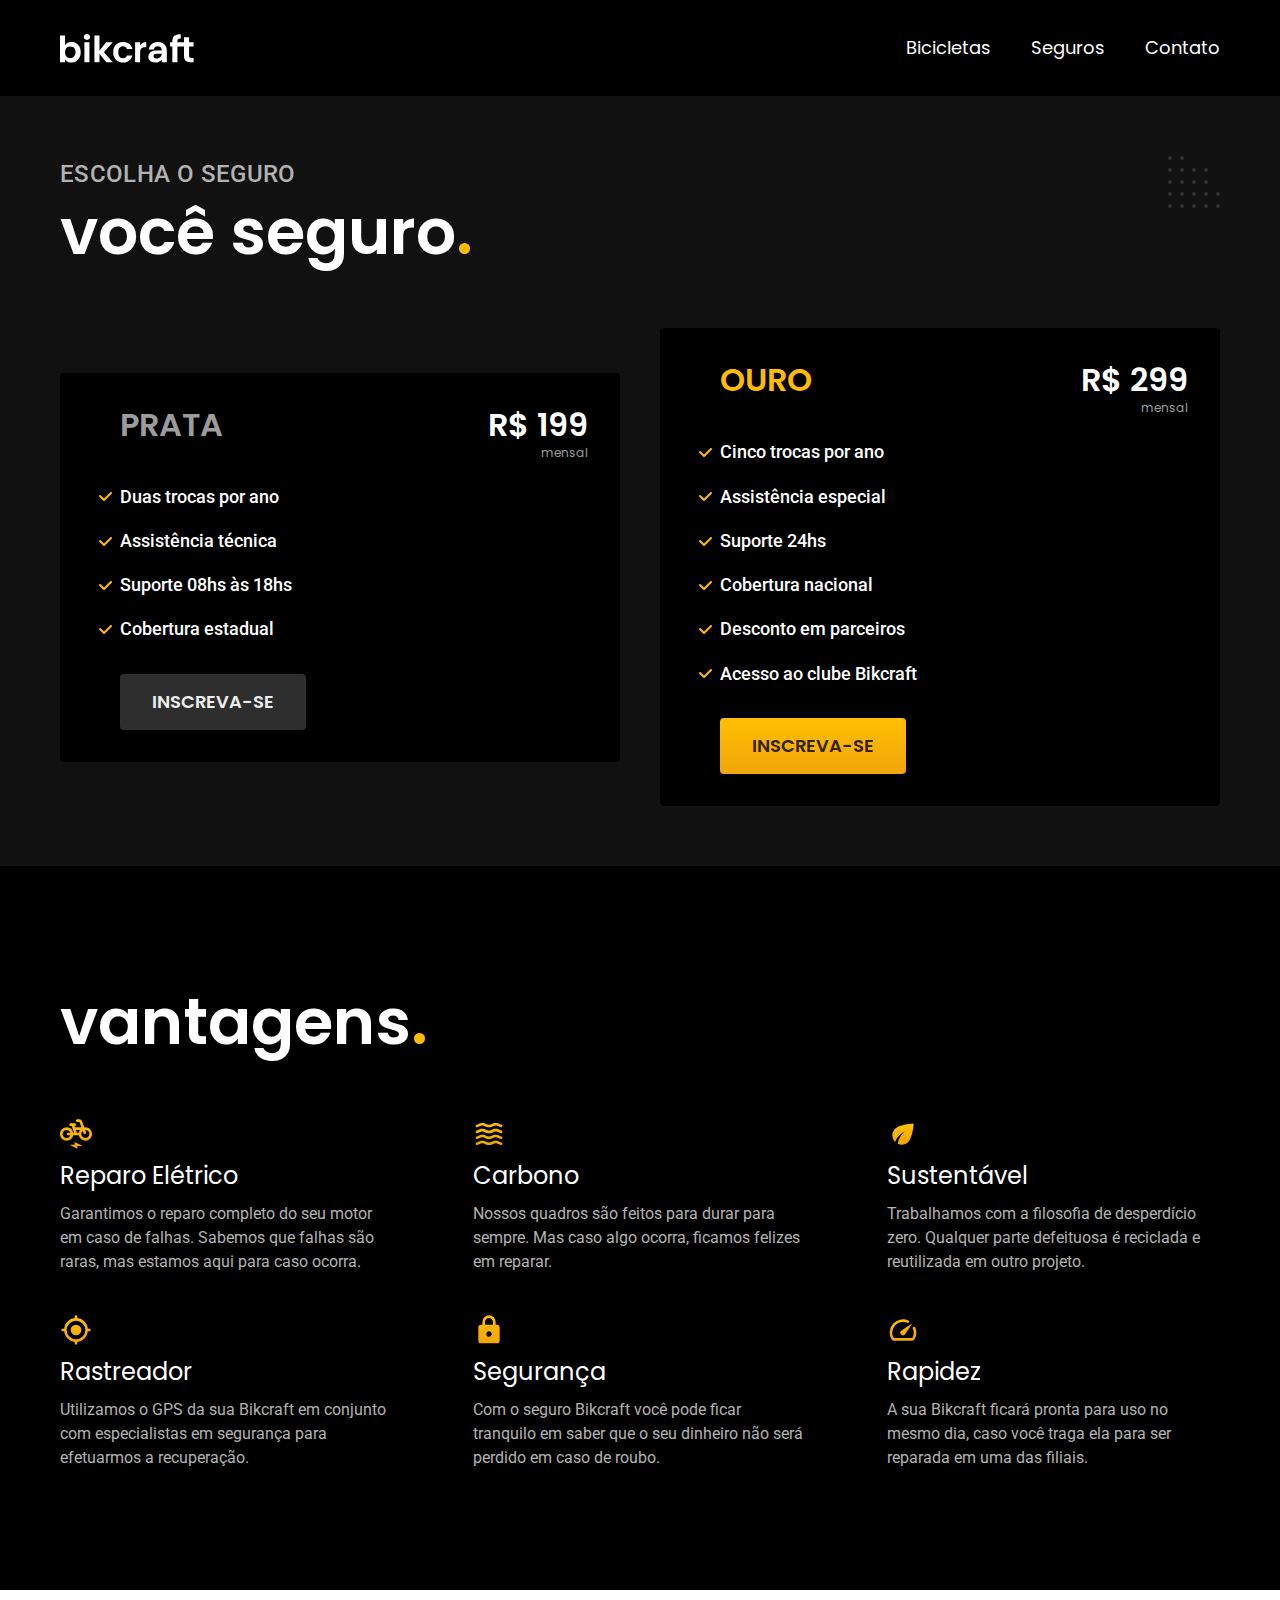
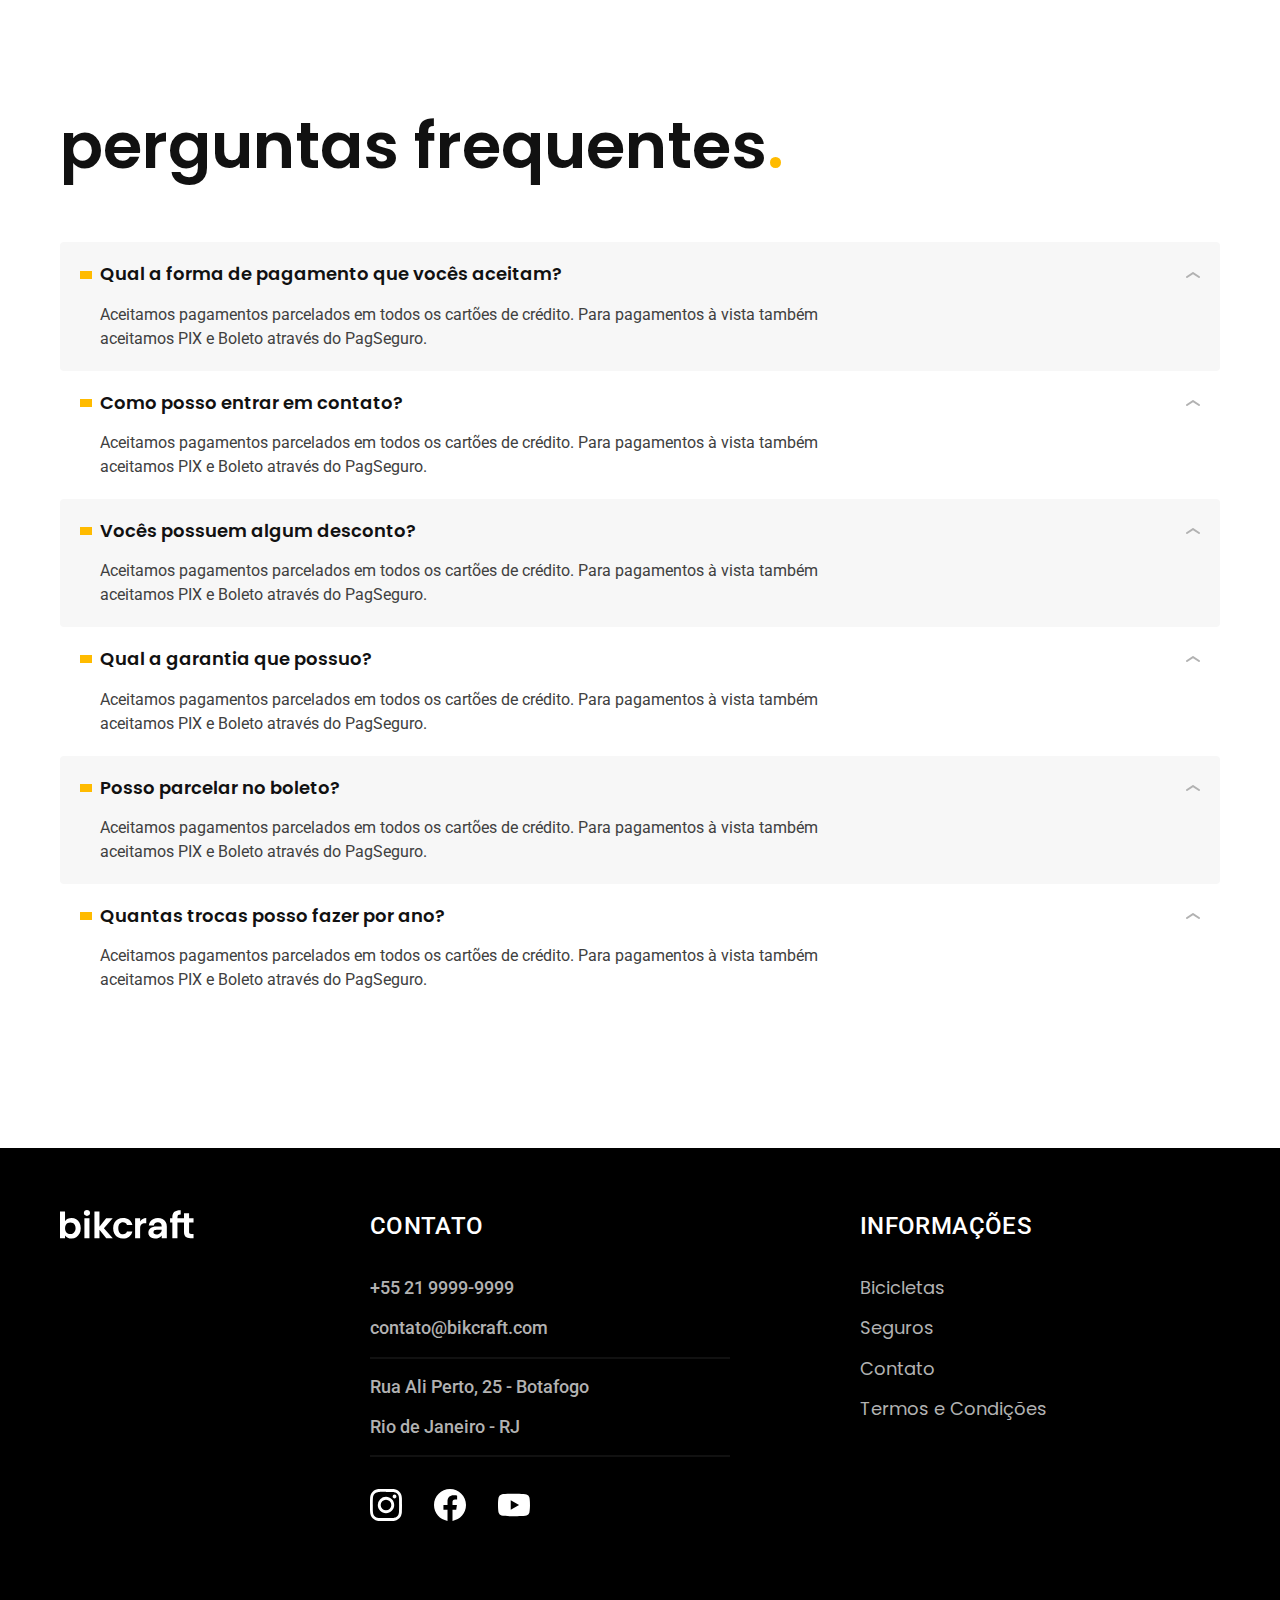
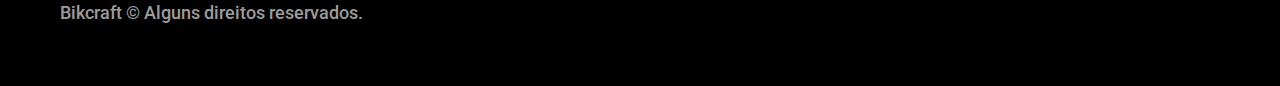
<file: seguros.html>
<!DOCTYPE html>
<html lang="pt-br">
  <head>
    <meta charset="UTF-8" />
    <meta name="viewport" content="width=device-width, initial-scale=1.0" />
    <meta name="description" content="Seguros." />

    <link rel="preload" href="./css/style.css" as="style" />
    <link rel="stylesheet" href="./css/style.css" />

    <link rel="preconnect" href="https://fonts.googleapis.com" />
    <link rel="preconnect" href="https://fonts.gstatic.com" crossorigin />
    <link
      href="https://fonts.googleapis.com/css2?family=Merriweather:ital,wght@1,900&family=Poppins:wght@400;600&family=Roboto:wght@400;500&display=swap"
      rel="stylesheet"
    />
    <title>Seguros | Bikcraft</title>
  </head>
  <body id="seguros">
    <header class="header-bg">
      <div class="header container">
        <a href="./">
          <img src="./img/bikcraft.svg" alt="Bikcraft" />
        </a>

        <nav aria-label="primaria">
          <ul class="header-menu font-1-m cor-0">
            <li><a href="./bicicletas.html">Bicicletas</a></li>
            <li><a href="./seguros.html">Seguros</a></li>
            <li><a href="./contato.html">Contato</a></li>
          </ul>
        </nav>
      </div>
    </header>

    <main class="seguros-bg">
      <div class="titulo-bg">
        <div class="titulo container">
          <p class="font-2-l-b cor-5">Escolha o seguro</p>
          <h1 class="font-1-xxl cor-0">
            você seguro<span class="cor-p1">.</span>
          </h1>
        </div>
      </div>

      <div class="seguros container">
        <div class="seguros-item">
          <h3 class="font-1-xl cor-6">PRATA</h3>
          <span class="font-1-xl cor-0"
            >R$ 199 <span class="font-1-xs cor-6">mensal</span></span
          >
          <ul class="font-2-m cor-0">
            <li>Duas trocas por ano</li>
            <li>Assistência técnica</li>
            <li>Suporte 08hs às 18hs</li>
            <li>Cobertura estadual</li>
          </ul>
          <a class="botao secundario" href="./orcamento.html">Inscreva-se </a>
        </div>

        <div class="seguros-item">
          <h3 class="font-1-xl cor-p1">OURO</h3>
          <span class="font-1-xl cor-0"
            >R$ 299 <span class="font-1-xs cor-6">mensal</span></span
          >
          <ul class="font-2-m cor-0">
            <li>Cinco trocas por ano</li>
            <li>Assistência especial</li>
            <li>Suporte 24hs</li>
            <li>Cobertura nacional</li>
            <li>Desconto em parceiros</li>
            <li>Acesso ao clube Bikcraft</li>
          </ul>
          <a class="botao" href="./orcamento.html">Inscreva-se </a>
        </div>
      </div>
    </main>

    <article class="vantagens-bg">
      <div class="vantagens container">
        <h2 class="font-1-xxl cor-0">vantagens<span class="cor-p1">.</span></h2>
        <ul>
          <li>
            <img src="./img/icones/eletrica.svg" alt="" />
            <h3 class="font-1-l cor-0">Reparo Elétrico</h3>
            <p class="font-2-s cor-5">
              Garantimos o reparo completo do seu motor em caso de falhas.
              Sabemos que falhas são raras, mas estamos aqui para caso ocorra.
            </p>
          </li>
          <li>
            <img src="./img/icones/carbono.svg" alt="" />
            <h3 class="font-1-l cor-0">Carbono</h3>
            <p class="font-2-s cor-5">
              Nossos quadros são feitos para durar para sempre. Mas caso algo
              ocorra, ficamos felizes em reparar.
            </p>
          </li>
          <li>
            <img src="./img/icones/sustentavel.svg" alt="" />
            <h3 class="font-1-l cor-0">Sustentável</h3>
            <p class="font-2-s cor-5">
              Trabalhamos com a filosofia de desperdício zero. Qualquer parte
              defeituosa é reciclada e reutilizada em outro projeto.
            </p>
          </li>
          <li>
            <img src="./img/icones/rastreador.svg" alt="" />
            <h3 class="font-1-l cor-0">Rastreador</h3>
            <p class="font-2-s cor-5">
              Utilizamos o GPS da sua Bikcraft em conjunto com especialistas em
              segurança para efetuarmos a recuperação.
            </p>
          </li>
          <li>
            <img src="./img/icones/seguro.svg" alt="" />
            <h3 class="font-1-l cor-0">Segurança</h3>
            <p class="font-2-s cor-5">
              Com o seguro Bikcraft você pode ficar tranquilo em saber que o seu
              dinheiro não será perdido em caso de roubo.
            </p>
          </li>
          <li>
            <img src="./img/icones/velocidade.svg" alt="" />
            <h3 class="font-1-l cor-0">Rapidez</h3>
            <p class="font-2-s cor-5">
              A sua Bikcraft ficará pronta para uso no mesmo dia, caso você
              traga ela para ser reparada em uma das filiais.
            </p>
          </li>
        </ul>
      </div>
    </article>

    <article class="perguntas container">
      <h2 class="font-1-xxl">
        perguntas frequentes<span class="cor-p1">.</span>
      </h2>

      <dl>
        <div>
          <dt class="font-1-m-b">
            Qual a forma de pagamento que vocês aceitam?
          </dt>
          <dd class="font-2-s cor-9">
            Aceitamos pagamentos parcelados em todos os cartões de crédito. Para
            pagamentos à vista também aceitamos PIX e Boleto através do
            PagSeguro.
          </dd>
        </div>
        <div>
          <dt class="font-1-m-b">Como posso entrar em contato?</dt>
          <dd class="font-2-s cor-9">
            Aceitamos pagamentos parcelados em todos os cartões de crédito. Para
            pagamentos à vista também aceitamos PIX e Boleto através do
            PagSeguro.
          </dd>
        </div>
        <div>
          <dt class="font-1-m-b">Vocês possuem algum desconto?</dt>
          <dd class="font-2-s cor-9">
            Aceitamos pagamentos parcelados em todos os cartões de crédito. Para
            pagamentos à vista também aceitamos PIX e Boleto através do
            PagSeguro.
          </dd>
        </div>
        <div>
          <dt class="font-1-m-b">Qual a garantia que possuo?</dt>
          <dd class="font-2-s cor-9">
            Aceitamos pagamentos parcelados em todos os cartões de crédito. Para
            pagamentos à vista também aceitamos PIX e Boleto através do
            PagSeguro.
          </dd>
        </div>
        <div>
          <dt class="font-1-m-b">Posso parcelar no boleto?</dt>
          <dd class="font-2-s cor-9">
            Aceitamos pagamentos parcelados em todos os cartões de crédito. Para
            pagamentos à vista também aceitamos PIX e Boleto através do
            PagSeguro.
          </dd>
        </div>
        <div>
          <dt class="font-1-m-b">Quantas trocas posso fazer por ano?</dt>
          <dd class="font-2-s cor-9">
            Aceitamos pagamentos parcelados em todos os cartões de crédito. Para
            pagamentos à vista também aceitamos PIX e Boleto através do
            PagSeguro.
          </dd>
        </div>
      </dl>
    </article>

    <footer class="footer-bg">
      <div class="footer container">
        <img src="./img/bikcraft.svg" alt="Bikcraft" />
        <div class="footer-contato">
          <h3 class="font-2-l-b cor-0">Contato</h3>
          <ul class="font-2-m cor-5">
            <li><a href="tel:+552199999999">+55 21 9999-9999</a></li>
            <li>
              <a href="mailto:contato@bikcraft.com">contato@bikcraft.com</a>
            </li>
            <li>Rua Ali Perto, 25 - Botafogo</li>
            <li>Rio de Janeiro - RJ</li>
          </ul>
          <div class="footer-redes">
            <a href="./">
              <img src="./img/redes/instagram.svg" alt="Instagram" />
            </a>
            <a href="./">
              <img src="./img/redes/facebook.svg" alt="Facebook" />
            </a>
            <a href="./">
              <img src="./img/redes/youtube.svg" alt="Youtube" />
            </a>
          </div>
        </div>
        <div class="footer-informacoes">
          <h3 class="font-2-l-b cor-0">Informações</h3>
          <nav>
            <ul class="font-1-m cor-5">
              <li><a href="./bicicletas.html">Bicicletas</a></li>
              <li><a href="./seguros.html">Seguros</a></li>
              <li><a href="./contato.html">Contato</a></li>
              <li><a href="./termos.html">Termos e Condições</a></li>
            </ul>
          </nav>
        </div>
        <p class="footer-copy font-2-m cor-6">
          Bikcraft © Alguns direitos reservados.
        </p>
      </div>
    </footer>
  </body>
</html>
</file>
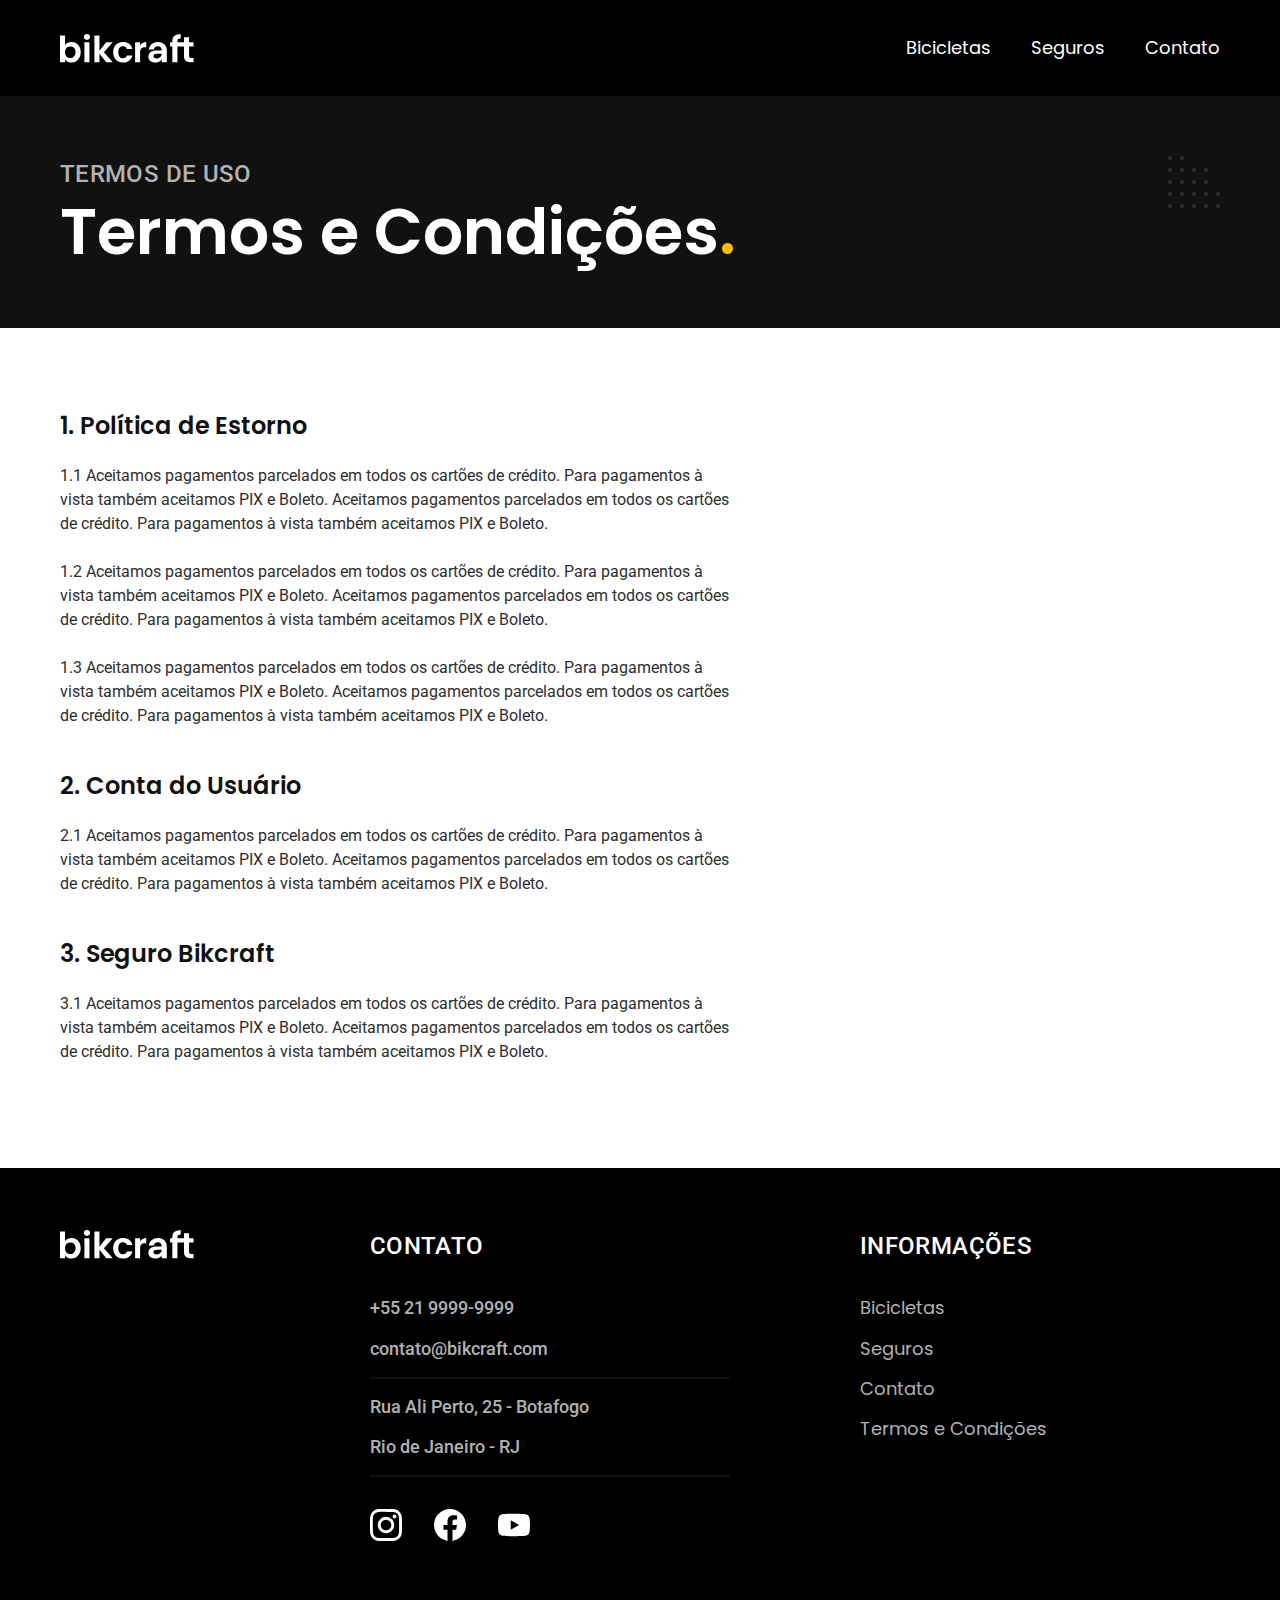
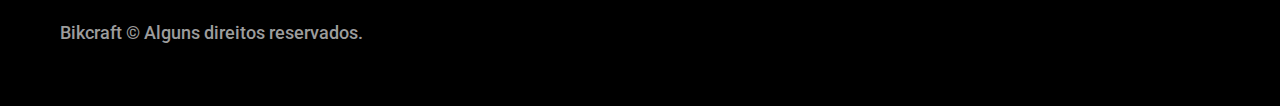
<file: termos.html>
<!DOCTYPE html>
<html lang="pt-br">
  <head>
    <meta charset="UTF-8" />
    <meta name="viewport" content="width=device-width, initial-scale=1.0" />
    <title>Termos e Condições | Bikcraft</title>
    <meta name="description" content="Termos e Condições." />

    <link rel="preload" href="./css/style.css" as="style" />
    <link rel="stylesheet" href="./css/style.css" />

    <link rel="preconnect" href="https://fonts.googleapis.com" />
    <link rel="preconnect" href="https://fonts.gstatic.com" crossorigin />
    <link
      href="https://fonts.googleapis.com/css2?family=Merriweather:ital,wght@1,900&family=Poppins:wght@400;600&family=Roboto:wght@400;500&display=swap"
      rel="stylesheet"
    />
  </head>
  <body id="termos">
    <header class="header-bg">
      <div class="header container">
        <a href="./">
          <img src="./img/bikcraft.svg" alt="Bikcraft" />
        </a>

        <nav aria-label="primaria">
          <ul class="header-menu font-1-m cor-0">
            <li><a href="./bicicletas.html">Bicicletas</a></li>
            <li><a href="./seguros.html">Seguros</a></li>
            <li><a href="./contato.html">Contato</a></li>
          </ul>
        </nav>
      </div>
    </header>

    <main>
      <div class="titulo-bg">
        <div class="titulo container">
          <p class="font-2-l-b cor-5">Termos de uso</p>
          <h1 class="font-1-xxl cor-0">
            Termos e Condições<span class="cor-p1">.</span>
          </h1>
        </div>
      </div>

      <div class="termos font-2-s cor-10 container">
        <h2 class="font-1-l cor-11">1. Política de Estorno</h2>
        <p>
          1.1 Aceitamos pagamentos parcelados em todos os cartões de crédito.
          Para pagamentos à vista também aceitamos PIX e Boleto. Aceitamos
          pagamentos parcelados em todos os cartões de crédito. Para pagamentos
          à vista também aceitamos PIX e Boleto.
        </p>
        <p>
          1.2 Aceitamos pagamentos parcelados em todos os cartões de crédito.
          Para pagamentos à vista também aceitamos PIX e Boleto. Aceitamos
          pagamentos parcelados em todos os cartões de crédito. Para pagamentos
          à vista também aceitamos PIX e Boleto.
        </p>
        <p>
          1.3 Aceitamos pagamentos parcelados em todos os cartões de crédito.
          Para pagamentos à vista também aceitamos PIX e Boleto. Aceitamos
          pagamentos parcelados em todos os cartões de crédito. Para pagamentos
          à vista também aceitamos PIX e Boleto.
        </p>
        <h2 class="font-1-l cor-11">2. Conta do Usuário</h2>
        <p>
          2.1 Aceitamos pagamentos parcelados em todos os cartões de crédito.
          Para pagamentos à vista também aceitamos PIX e Boleto. Aceitamos
          pagamentos parcelados em todos os cartões de crédito. Para pagamentos
          à vista também aceitamos PIX e Boleto.
        </p>
        <h2 class="font-1-l cor-11">3. Seguro Bikcraft</h2>
        <p>
          3.1 Aceitamos pagamentos parcelados em todos os cartões de crédito.
          Para pagamentos à vista também aceitamos PIX e Boleto. Aceitamos
          pagamentos parcelados em todos os cartões de crédito. Para pagamentos
          à vista também aceitamos PIX e Boleto.
        </p>
      </div>
    </main>

    <footer class="footer-bg">
      <div class="footer container">
        <img src="./img/bikcraft.svg" alt="Bikcraft" />
        <div class="footer-contato">
          <h3 class="font-2-l-b cor-0">Contato</h3>
          <ul class="font-2-m cor-5">
            <li><a href="tel:+552199999999">+55 21 9999-9999</a></li>
            <li>
              <a href="mailto:contato@bikcraft.com">contato@bikcraft.com</a>
            </li>
            <li>Rua Ali Perto, 25 - Botafogo</li>
            <li>Rio de Janeiro - RJ</li>
          </ul>
          <div class="footer-redes">
            <a href="./">
              <img src="./img/redes/instagram.svg" alt="Instagram" />
            </a>
            <a href="./">
              <img src="./img/redes/facebook.svg" alt="Facebook" />
            </a>
            <a href="./">
              <img src="./img/redes/youtube.svg" alt="Youtube" />
            </a>
          </div>
        </div>
        <div class="footer-informacoes">
          <h3 class="font-2-l-b cor-0">Informações</h3>
          <nav>
            <ul class="font-1-m cor-5">
              <li><a href="./bicicletas.html">Bicicletas</a></li>
              <li><a href="./seguros.html">Seguros</a></li>
              <li><a href="./contato.html">Contato</a></li>
              <li><a href="./termos.html">Termos e Condições</a></li>
            </ul>
          </nav>
        </div>
        <p class="footer-copy font-2-m cor-6">
          Bikcraft © Alguns direitos reservados.
        </p>
      </div>
    </footer>
  </body>
</html>
</file>
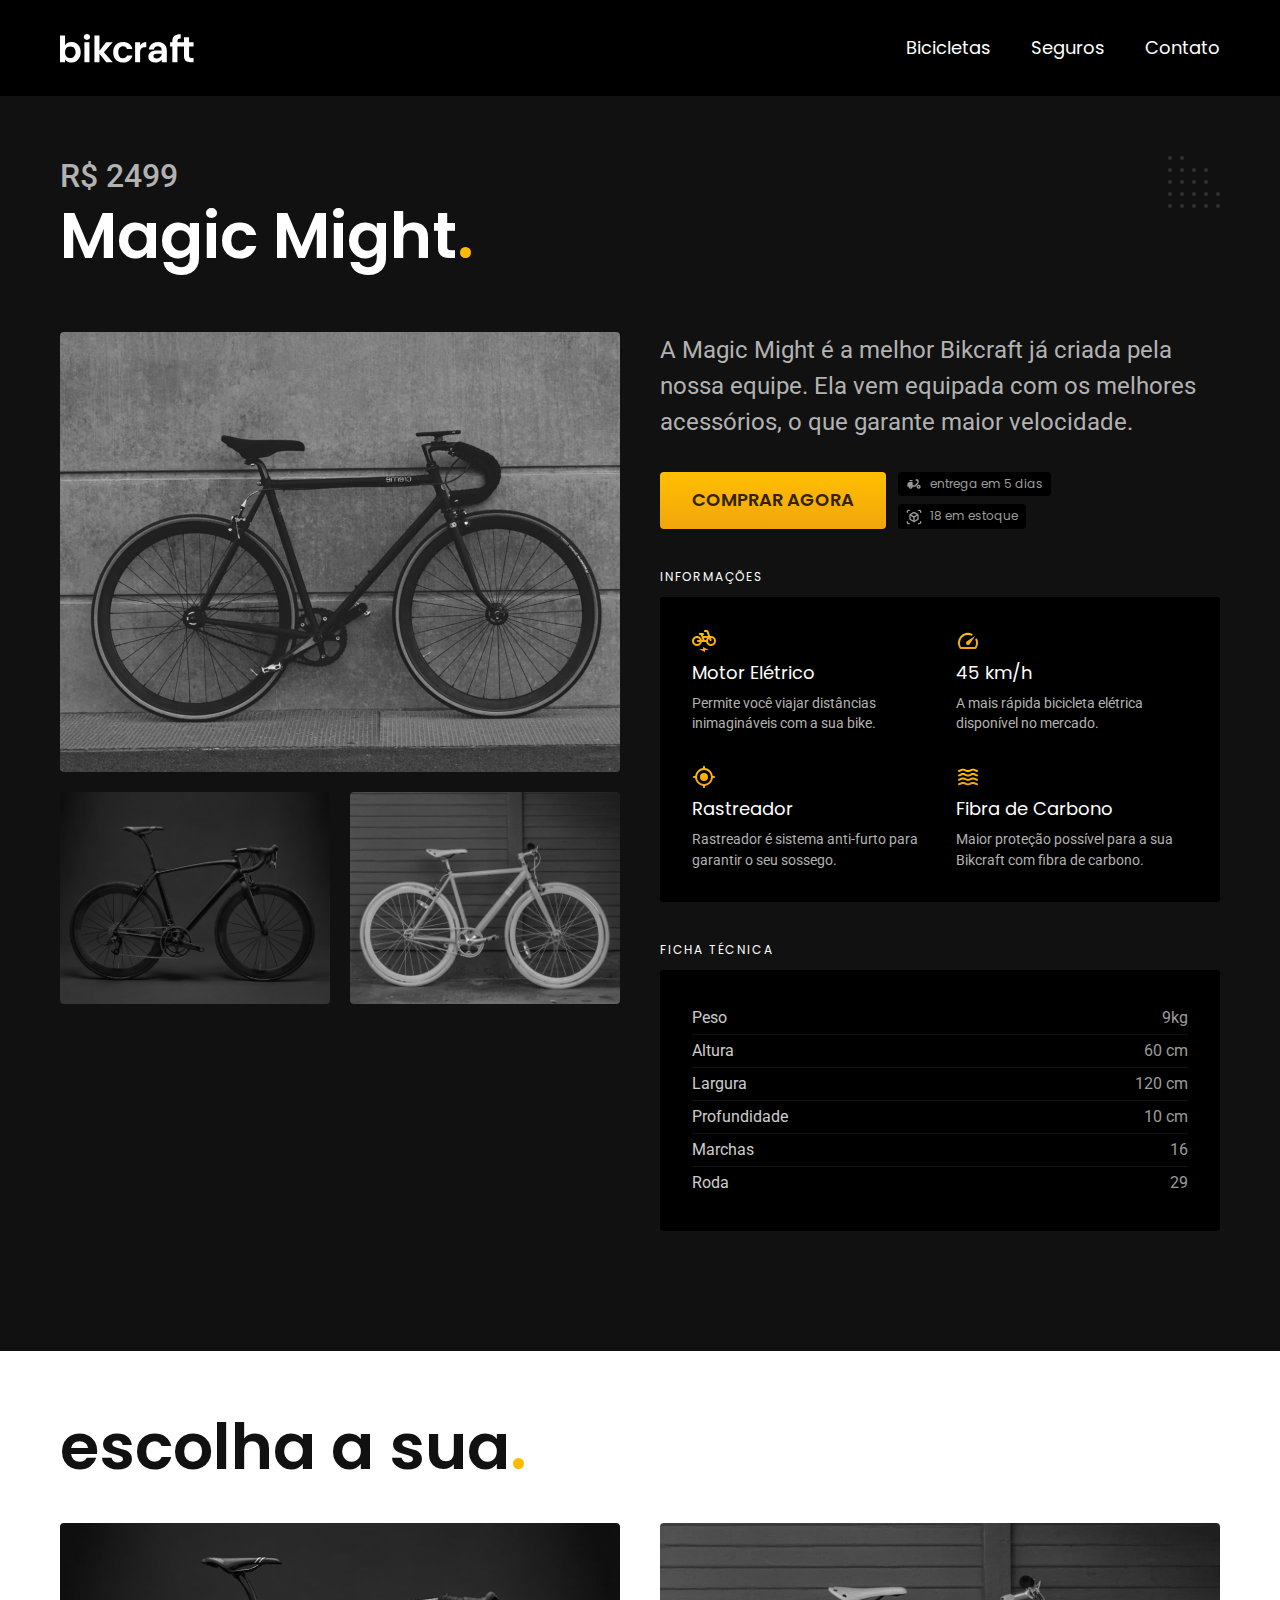
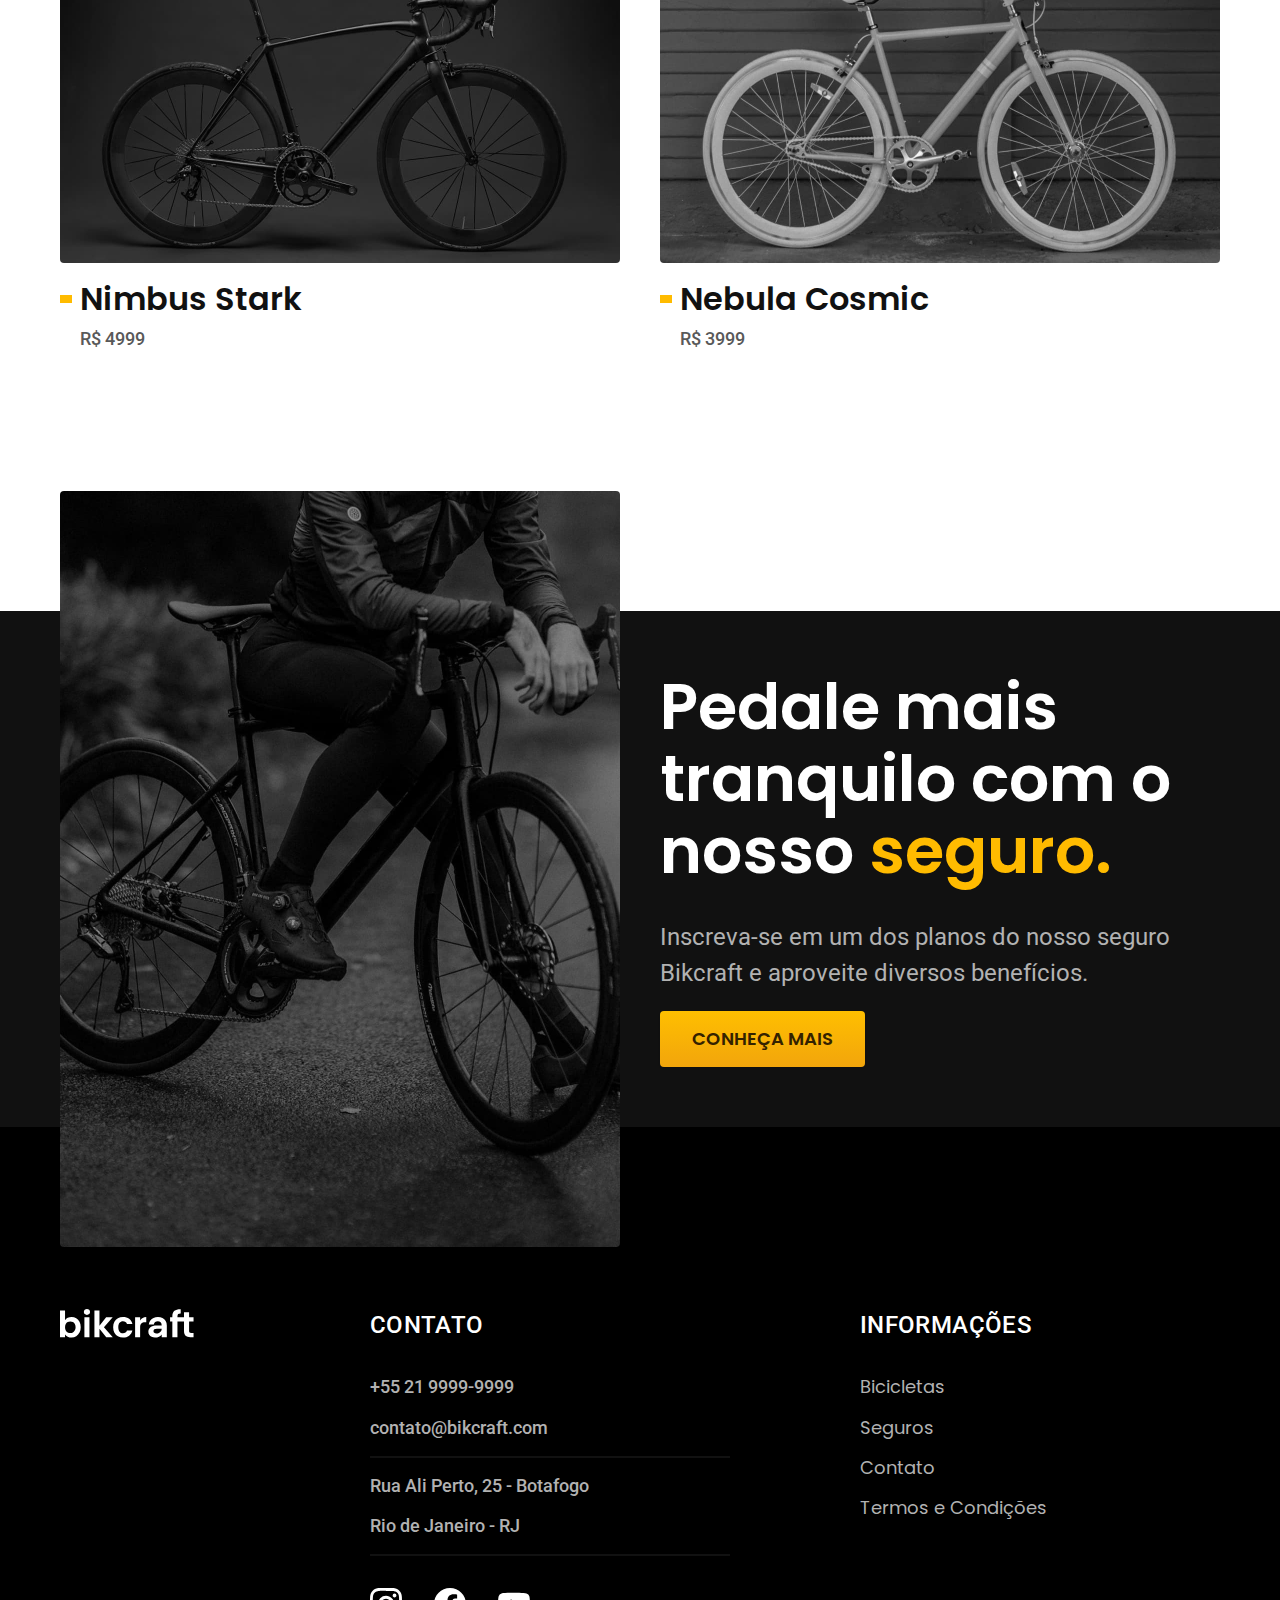
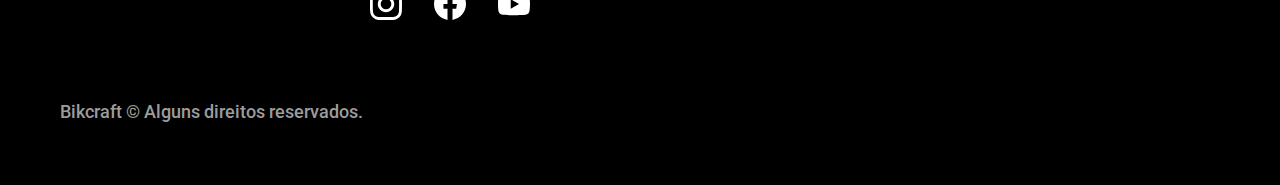
<file: bicicletas/magic.html>
<!DOCTYPE html>
<html lang="pt-br">
  <head>
    <meta charset="UTF-8" />
    <meta name="viewport" content="width=device-width, initial-scale=1.0" />

    <title>Magic | Bikcraft</title>
    <meta name="description" content="Magic." />

    <link rel="stylesheet" href="../css/style.css" />

    <link rel="preconnect" href="https://fonts.googleapis.com" />
    <link rel="preconnect" href="https://fonts.gstatic.com" crossorigin />
    <link
      href="https://fonts.googleapis.com/css2?family=Merriweather:ital,wght@1,900&family=Poppins:wght@400;600&family=Roboto:wght@400;500&display=swap"
      rel="stylesheet"
    />
  </head>
  <body id="bicicleta">
    <header class="header-bg">
      <div class="header container">
        <a href="../">
          <img src="../img/bikcraft.svg" alt="Bikcraft" />
        </a>

        <nav aria-label="primaria">
          <ul class="header-menu font-1-m cor-0">
            <li><a href="../bicicletas.html">Bicicletas</a></li>
            <li><a href="../seguros.html">Seguros</a></li>
            <li><a href="../contato.html">Contato</a></li>
          </ul>
        </nav>
      </div>
    </header>

    <main class="titulo-bg">
      <div>
        <div class="titulo container">
          <p class="font-2-xl cor-5">R$ 2499</p>
          <h1 class="font-1-xxl cor-0">
            Magic Might<span class="cor-p1">.</span>
          </h1>
        </div>
      </div>

      <div class="bicicleta container">
        <div class="bicicleta-imagens">
          <img src="../img/bicicleta/nimbus2.jpg" alt="" />
          <img src="../img/bicicleta/nimbus1.jpg" alt="" />
          <img src="../img/bicicleta/nimbus3.jpg" alt="" />
        </div>
        <div class="bicicleta-conteudo">
          <p class="font-2-l cor-5">
            A Magic Might é a melhor Bikcraft já criada pela nossa equipe. Ela
            vem equipada com os melhores acessórios, o que garante maior
            velocidade.
          </p>
          <div class="bicicleta-comprar">
            <a class="botao" href="../orcamento.html">Comprar Agora</a>
            <span class="font-1-xs cor-6"
              ><img src="../img/icones/entrega.svg" alt="" />entrega em 5
              dias</span
            >
            <span class="font-1-xs cor-6"
              ><img src="../img/icones/estoque.svg" alt="" />18 em estoque</span
            >
          </div>

          <h2 class="font-1-xs cor-0">Informações</h2>
          <ul class="bicicleta-informacoes">
            <li>
              <img src="../img/icones/eletrica.svg" alt="" />
              <h3 class="font-1-m cor-0">Motor Elétrico</h3>
              <p class="font-2-xs cor-5">
                Permite você viajar distâncias inimagináveis com a sua bike.
              </p>
            </li>
            <li>
              <img src="../img/icones/velocidade.svg" alt="" />
              <h3 class="font-1-m cor-0">45 km/h</h3>
              <p class="font-2-xs cor-5">
                A mais rápida bicicleta elétrica disponível no mercado.
              </p>
            </li>
            <li>
              <img src="../img/icones/rastreador.svg" alt="" />
              <h3 class="font-1-m cor-0">Rastreador</h3>
              <p class="font-2-xs cor-5">
                Rastreador é sistema anti-furto para garantir o seu sossego.
              </p>
            </li>
            <li>
              <img src="../img/icones/carbono.svg" alt="" />
              <h3 class="font-1-m cor-0">Fibra de Carbono</h3>
              <p class="font-2-xs cor-5">
                Maior proteção possível para a sua Bikcraft com fibra de
                carbono.
              </p>
            </li>
          </ul>
          <h2 class="font-1-xs cor-0">Ficha Técnica</h2>
          <ul class="bicicleta-ficha font-2-s cor-4">
            <li>Peso <span>9kg</span></li>
            <li>Altura <span>60 cm</span></li>
            <li>Largura <span>120 cm</span></li>
            <li>Profundidade <span>10 cm</span></li>
            <li>Marchas <span>16</span></li>
            <li>Roda <span>29</span></li>
          </ul>
        </div>
      </div>
    </main>

    <article class="bicicletas-lista container">
      <h2 class="font-1-xxl">escolha a sua<span class="cor-p1">.</span></h2>

      <ul>
        <li>
          <a href="./nimbus.html">
            <img src="../img/bicicletas/nimbus.jpg" alt="Bicicleta preta" />
            <h3 class="font-1-xl">Nimbus Stark</h3>
            <span class="font-2-m cor-8">R$ 4999</span>
          </a>
        </li>
        <li>
          <a href="./nebula.html">
            <img src="../img/bicicletas/nebula.jpg" alt="Bicicleta preta" />
            <h3 class="font-1-xl">Nebula Cosmic</h3>
            <span class="font-2-m cor-8">R$ 3999</span>
          </a>
        </li>
      </ul>
    </article>

    <article class="seguro-bg">
      <div class="seguro container">
        <div class="seguro-imagem">
          <img
            src="../img/fotos/seguros.jpg"
            alt="Pessoa parada em cima de uma bicicleta."
          />
        </div>
        <div class="seguro-conteudo">
          <h2 class="font-1-xxl cor-0">
            Pedale mais tranquilo com o nosso
            <span class="cor-p1">seguro.</span>
          </h2>
          <p class="font-2-l cor-5">
            Inscreva-se em um dos planos do nosso seguro Bikcraft e aproveite
            diversos benefícios.
          </p>
          <a class="botao" href="../seguros.html">Conheça Mais</a>
        </div>
      </div>
    </article>

    <footer class="footer-bg">
      <div class="footer container">
        <img src="../img/bikcraft.svg" alt="Bikcraft" />
        <div class="footer-contato">
          <h3 class="font-2-l-b cor-0">Contato</h3>
          <ul class="font-2-m cor-5">
            <li><a href="tel:+552199999999">+55 21 9999-9999</a></li>
            <li>
              <a href="mailto:contato@bikcraft.com">contato@bikcraft.com</a>
            </li>
            <li>Rua Ali Perto, 25 - Botafogo</li>
            <li>Rio de Janeiro - RJ</li>
          </ul>
          <div class="footer-redes">
            <a href="../">
              <img src="../img/redes/instagram.svg" alt="Instagram" />
            </a>
            <a href="../">
              <img src="../img/redes/facebook.svg" alt="Facebook" />
            </a>
            <a href="../">
              <img src="../img/redes/youtube.svg" alt="Youtube" />
            </a>
          </div>
        </div>
        <div class="footer-informacoes">
          <h3 class="font-2-l-b cor-0">Informações</h3>
          <nav>
            <ul class="font-1-m cor-5">
              <li><a href="../bicicletas.html">Bicicletas</a></li>
              <li><a href="../seguros.html">Seguros</a></li>
              <li><a href="../contato.html">Contato</a></li>
              <li><a href="../termos.html">Termos e Condições</a></li>
            </ul>
          </nav>
        </div>
        <p class="footer-copy font-2-m cor-6">
          Bikcraft © Alguns direitos reservados.
        </p>
      </div>
    </footer>
  </body>
</html>
</file>
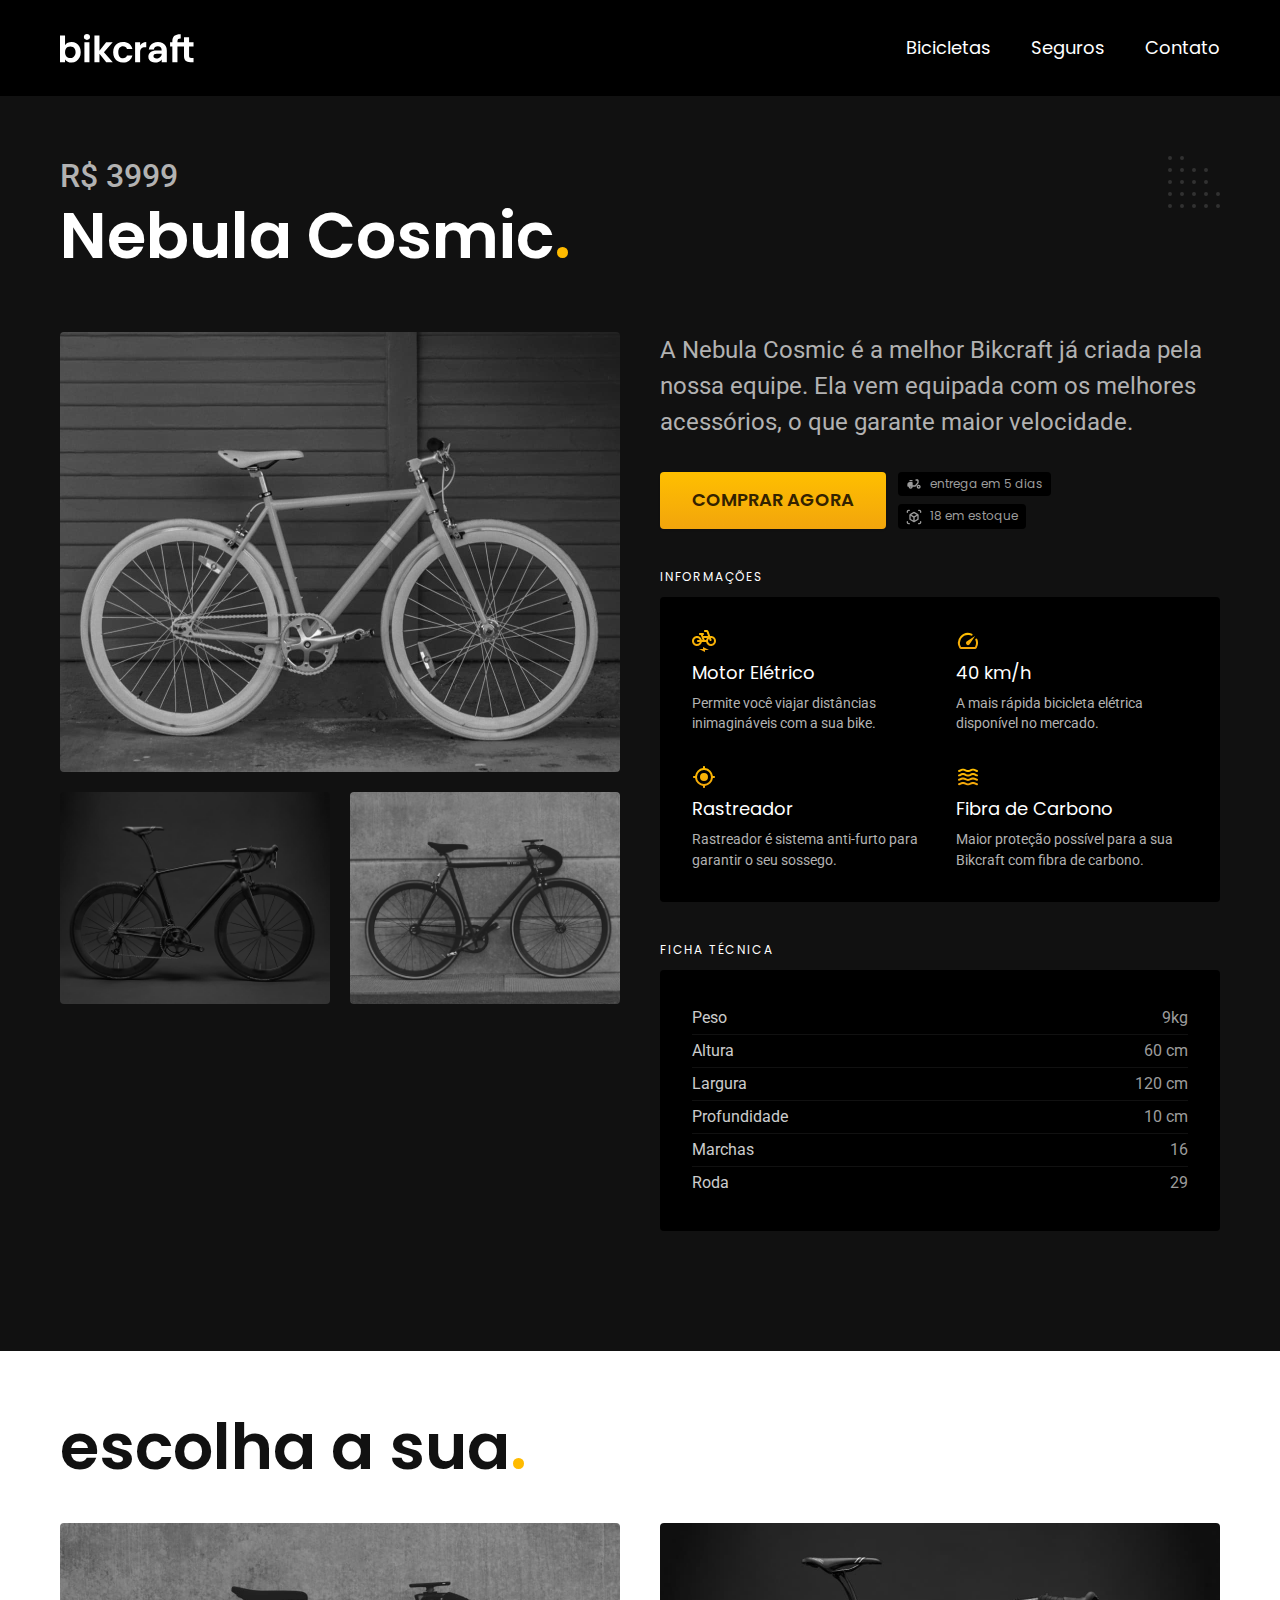
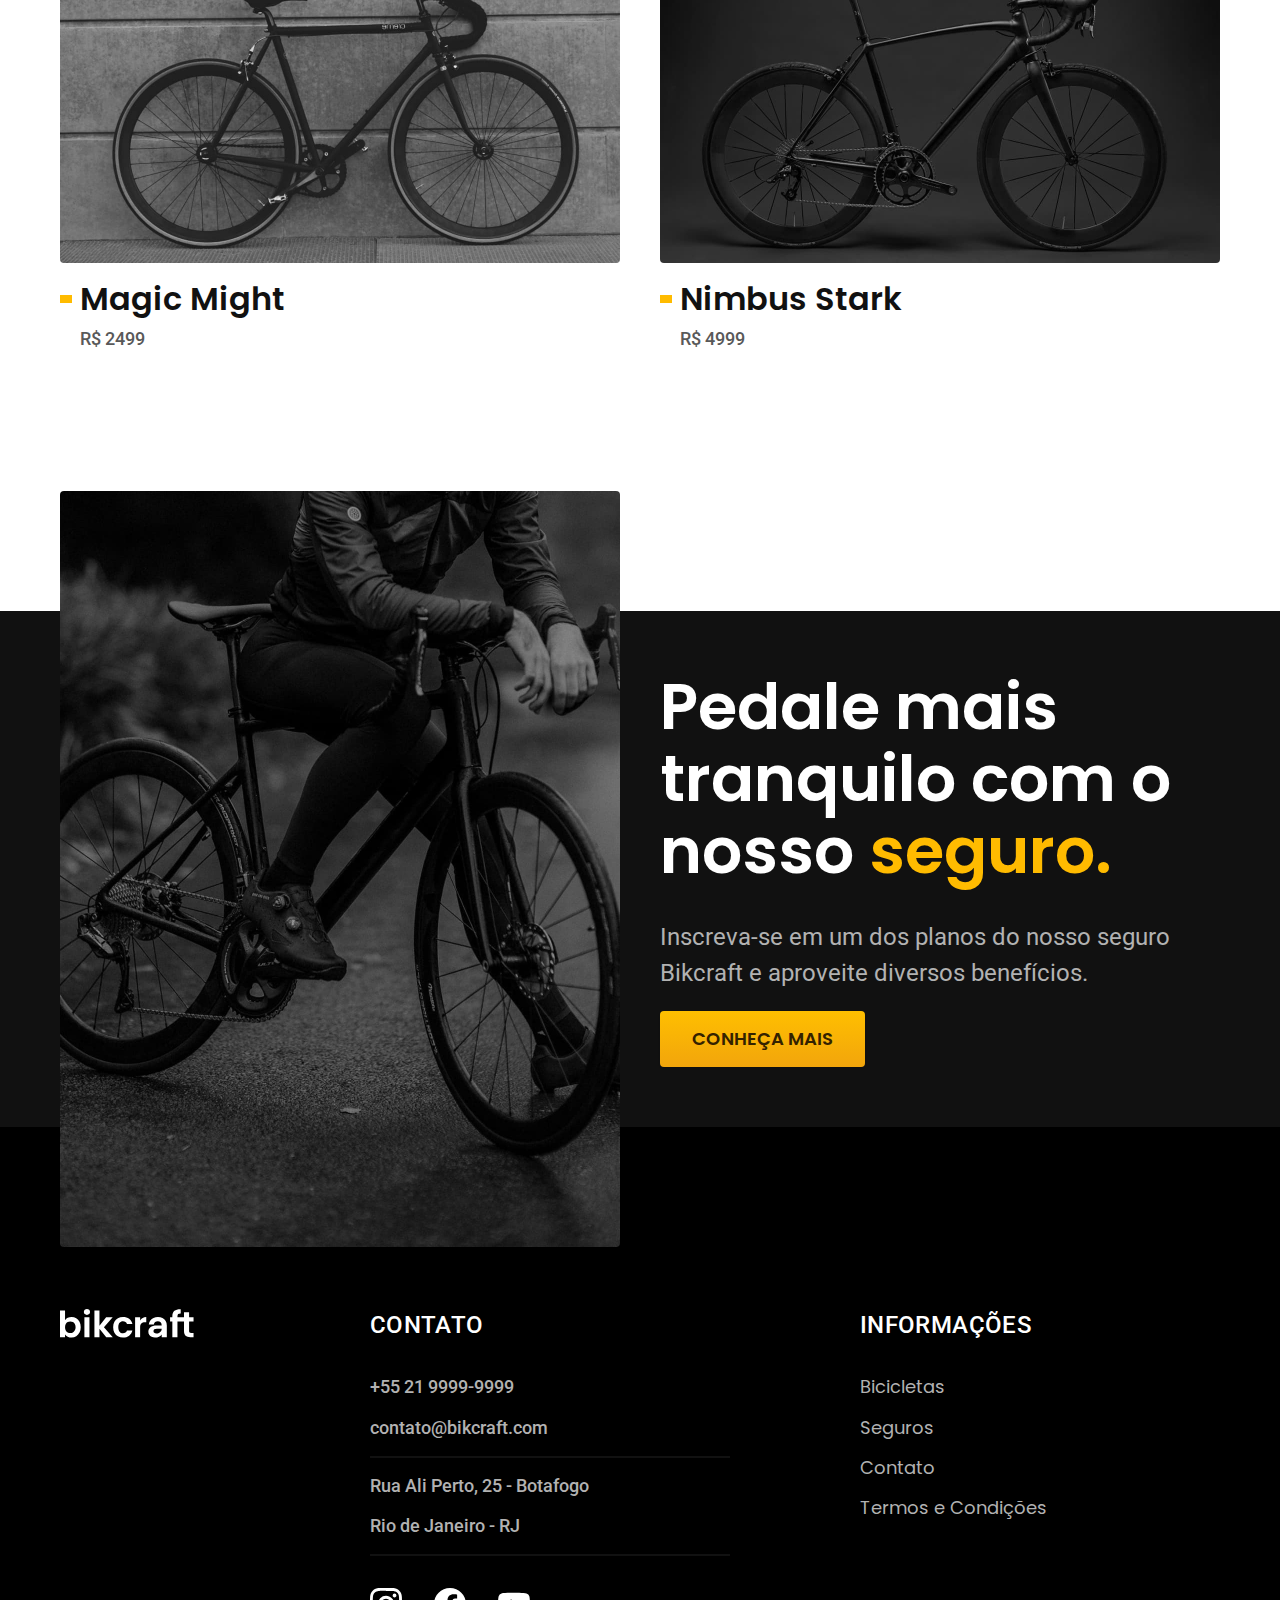
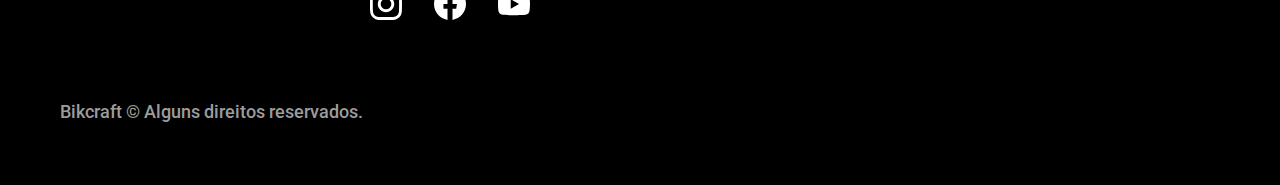
<file: bicicletas/nebula.html>
<!DOCTYPE html>
<html lang="pt-br">
  <head>
    <meta charset="UTF-8" />
    <meta name="viewport" content="width=device-width, initial-scale=1.0" />

    <title>Nebula | Bikcraft</title>
    <meta name="description" content="Nebula." />

    <link rel="stylesheet" href="../css/style.css" />

    <link rel="preconnect" href="https://fonts.googleapis.com" />
    <link rel="preconnect" href="https://fonts.gstatic.com" crossorigin />
    <link
      href="https://fonts.googleapis.com/css2?family=Merriweather:ital,wght@1,900&family=Poppins:wght@400;600&family=Roboto:wght@400;500&display=swap"
      rel="stylesheet"
    />
  </head>
  <body id="bicicleta">
    <header class="header-bg">
      <div class="header container">
        <a href="../">
          <img src="../img/bikcraft.svg" alt="Bikcraft" />
        </a>

        <nav aria-label="primaria">
          <ul class="header-menu font-1-m cor-0">
            <li><a href="../bicicletas.html">Bicicletas</a></li>
            <li><a href="../seguros.html">Seguros</a></li>
            <li><a href="../contato.html">Contato</a></li>
          </ul>
        </nav>
      </div>
    </header>

    <main class="titulo-bg">
      <div>
        <div class="titulo container">
          <p class="font-2-xl cor-5">R$ 3999</p>
          <h1 class="font-1-xxl cor-0">
            Nebula Cosmic<span class="cor-p1">.</span>
          </h1>
        </div>
      </div>

      <div class="bicicleta container">
        <div class="bicicleta-imagens">
          <img src="../img/bicicleta/nimbus3.jpg" alt="" />
          <img src="../img/bicicleta/nimbus1.jpg" alt="" />
          <img src="../img/bicicleta/nimbus2.jpg" alt="" />
        </div>
        <div class="bicicleta-conteudo">
          <p class="font-2-l cor-5">
            A Nebula Cosmic é a melhor Bikcraft já criada pela nossa equipe. Ela
            vem equipada com os melhores acessórios, o que garante maior
            velocidade.
          </p>
          <div class="bicicleta-comprar">
            <a class="botao" href="../orcamento.html">Comprar Agora</a>
            <span class="font-1-xs cor-6"
              ><img src="../img/icones/entrega.svg" alt="" />entrega em 5
              dias</span
            >
            <span class="font-1-xs cor-6"
              ><img src="../img/icones/estoque.svg" alt="" />18 em estoque</span
            >
          </div>

          <h2 class="font-1-xs cor-0">Informações</h2>
          <ul class="bicicleta-informacoes">
            <li>
              <img src="../img/icones/eletrica.svg" alt="" />
              <h3 class="font-1-m cor-0">Motor Elétrico</h3>
              <p class="font-2-xs cor-5">
                Permite você viajar distâncias inimagináveis com a sua bike.
              </p>
            </li>
            <li>
              <img src="../img/icones/velocidade.svg" alt="" />
              <h3 class="font-1-m cor-0">40 km/h</h3>
              <p class="font-2-xs cor-5">
                A mais rápida bicicleta elétrica disponível no mercado.
              </p>
            </li>
            <li>
              <img src="../img/icones/rastreador.svg" alt="" />
              <h3 class="font-1-m cor-0">Rastreador</h3>
              <p class="font-2-xs cor-5">
                Rastreador é sistema anti-furto para garantir o seu sossego.
              </p>
            </li>
            <li>
              <img src="../img/icones/carbono.svg" alt="" />
              <h3 class="font-1-m cor-0">Fibra de Carbono</h3>
              <p class="font-2-xs cor-5">
                Maior proteção possível para a sua Bikcraft com fibra de
                carbono.
              </p>
            </li>
          </ul>
          <h2 class="font-1-xs cor-0">Ficha Técnica</h2>
          <ul class="bicicleta-ficha font-2-s cor-4">
            <li>Peso <span>9kg</span></li>
            <li>Altura <span>60 cm</span></li>
            <li>Largura <span>120 cm</span></li>
            <li>Profundidade <span>10 cm</span></li>
            <li>Marchas <span>16</span></li>
            <li>Roda <span>29</span></li>
          </ul>
        </div>
      </div>
    </main>

    <article class="bicicletas-lista container">
      <h2 class="font-1-xxl">escolha a sua<span class="cor-p1">.</span></h2>

      <ul>
        <li>
          <a href="./magic.html">
            <img src="../img/bicicletas/magic.jpg" alt="Bicicleta preta" />
            <h3 class="font-1-xl">Magic Might</h3>
            <span class="font-2-m cor-8">R$ 2499</span>
          </a>
        </li>
        <li>
          <a href="./nimbus.html">
            <img src="../img/bicicletas/nimbus.jpg" alt="Bicicleta preta" />
            <h3 class="font-1-xl">Nimbus Stark</h3>
            <span class="font-2-m cor-8">R$ 4999</span>
          </a>
        </li>
      </ul>
    </article>

    <article class="seguro-bg">
      <div class="seguro container">
        <div class="seguro-imagem">
          <img
            src="../img/fotos/seguros.jpg"
            alt="Pessoa parada em cima de uma bicicleta."
          />
        </div>
        <div class="seguro-conteudo">
          <h2 class="font-1-xxl cor-0">
            Pedale mais tranquilo com o nosso
            <span class="cor-p1">seguro.</span>
          </h2>
          <p class="font-2-l cor-5">
            Inscreva-se em um dos planos do nosso seguro Bikcraft e aproveite
            diversos benefícios.
          </p>
          <a class="botao" href="../seguros.html">Conheça Mais</a>
        </div>
      </div>
    </article>

    <footer class="footer-bg">
      <div class="footer container">
        <img src="../img/bikcraft.svg" alt="Bikcraft" />
        <div class="footer-contato">
          <h3 class="font-2-l-b cor-0">Contato</h3>
          <ul class="font-2-m cor-5">
            <li><a href="tel:+552199999999">+55 21 9999-9999</a></li>
            <li>
              <a href="mailto:contato@bikcraft.com">contato@bikcraft.com</a>
            </li>
            <li>Rua Ali Perto, 25 - Botafogo</li>
            <li>Rio de Janeiro - RJ</li>
          </ul>
          <div class="footer-redes">
            <a href="../">
              <img src="../img/redes/instagram.svg" alt="Instagram" />
            </a>
            <a href="../">
              <img src="../img/redes/facebook.svg" alt="Facebook" />
            </a>
            <a href="../">
              <img src="../img/redes/youtube.svg" alt="Youtube" />
            </a>
          </div>
        </div>
        <div class="footer-informacoes">
          <h3 class="font-2-l-b cor-0">Informações</h3>
          <nav>
            <ul class="font-1-m cor-5">
              <li><a href="../bicicletas.html">Bicicletas</a></li>
              <li><a href="../seguros.html">Seguros</a></li>
              <li><a href="../contato.html">Contato</a></li>
              <li><a href="../termos.html">Termos e Condições</a></li>
            </ul>
          </nav>
        </div>
        <p class="footer-copy font-2-m cor-6">
          Bikcraft © Alguns direitos reservados.
        </p>
      </div>
    </footer>
  </body>
</html>
</file>
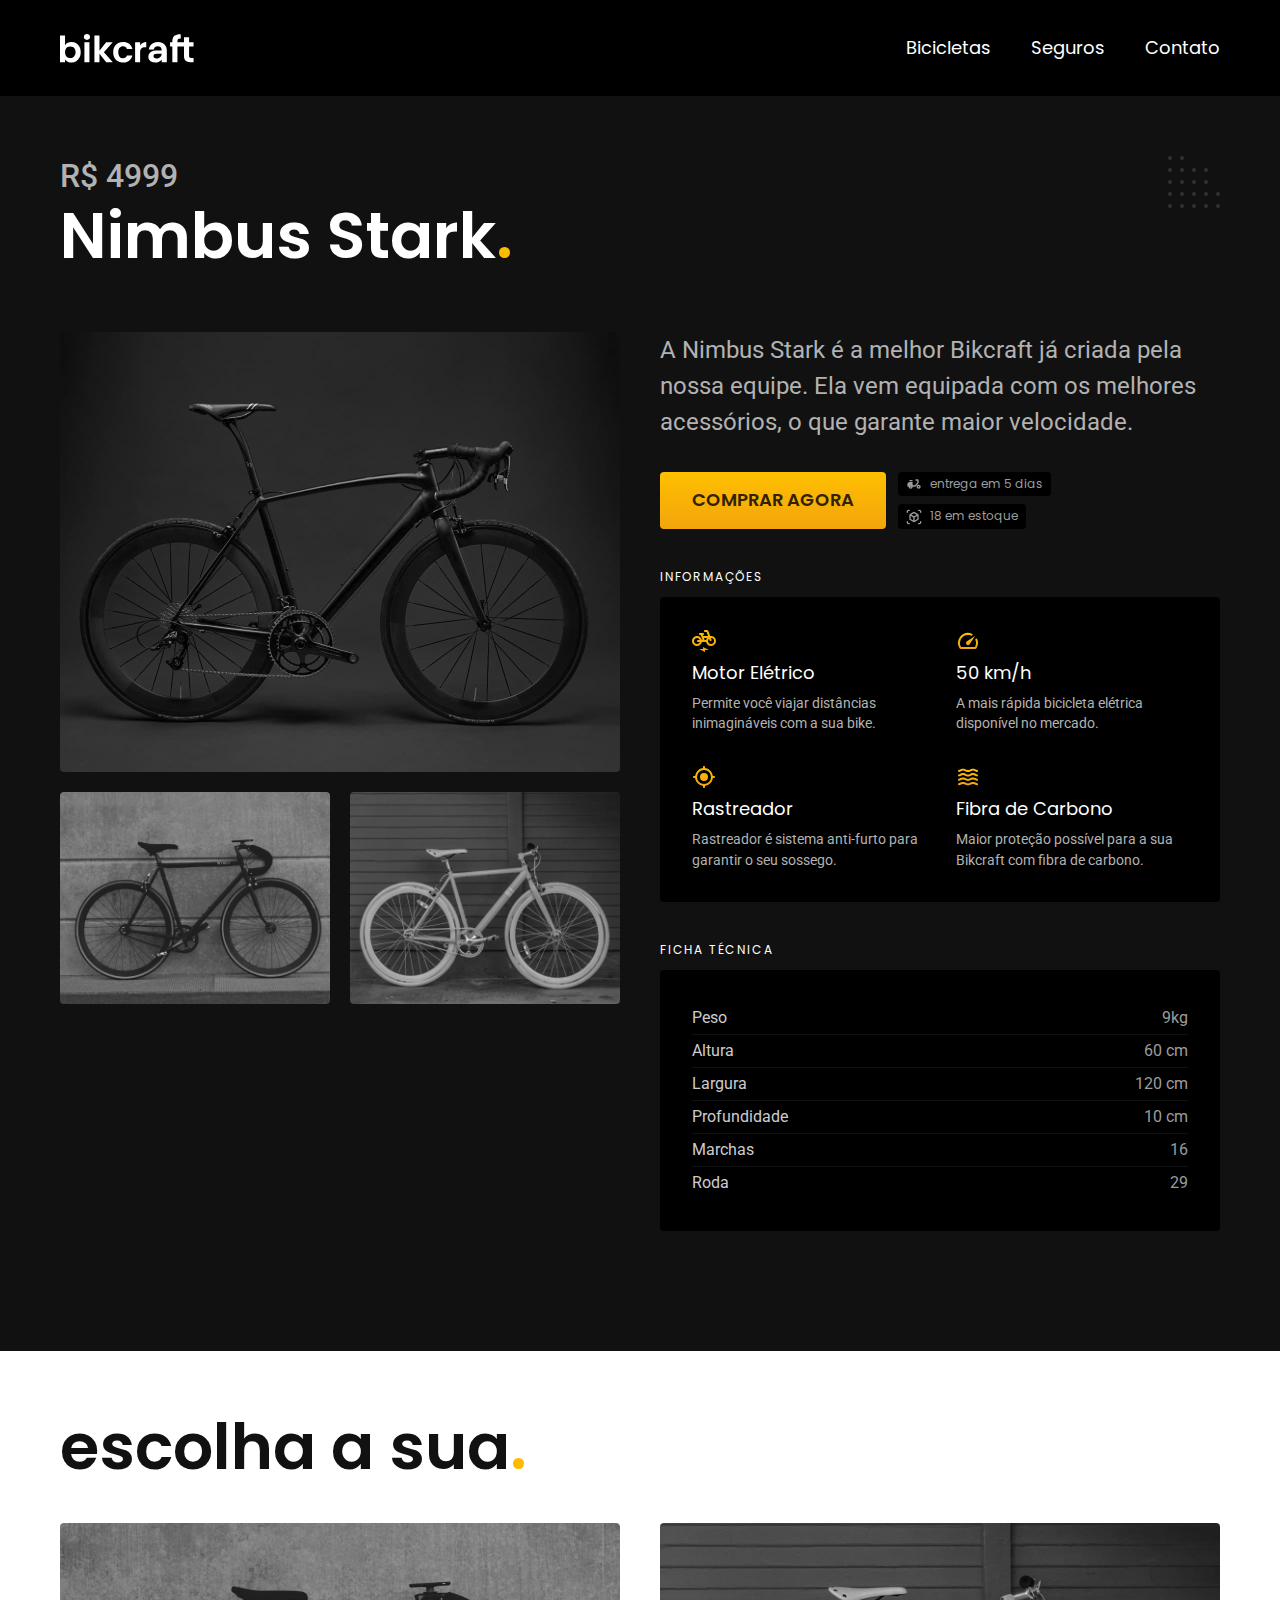
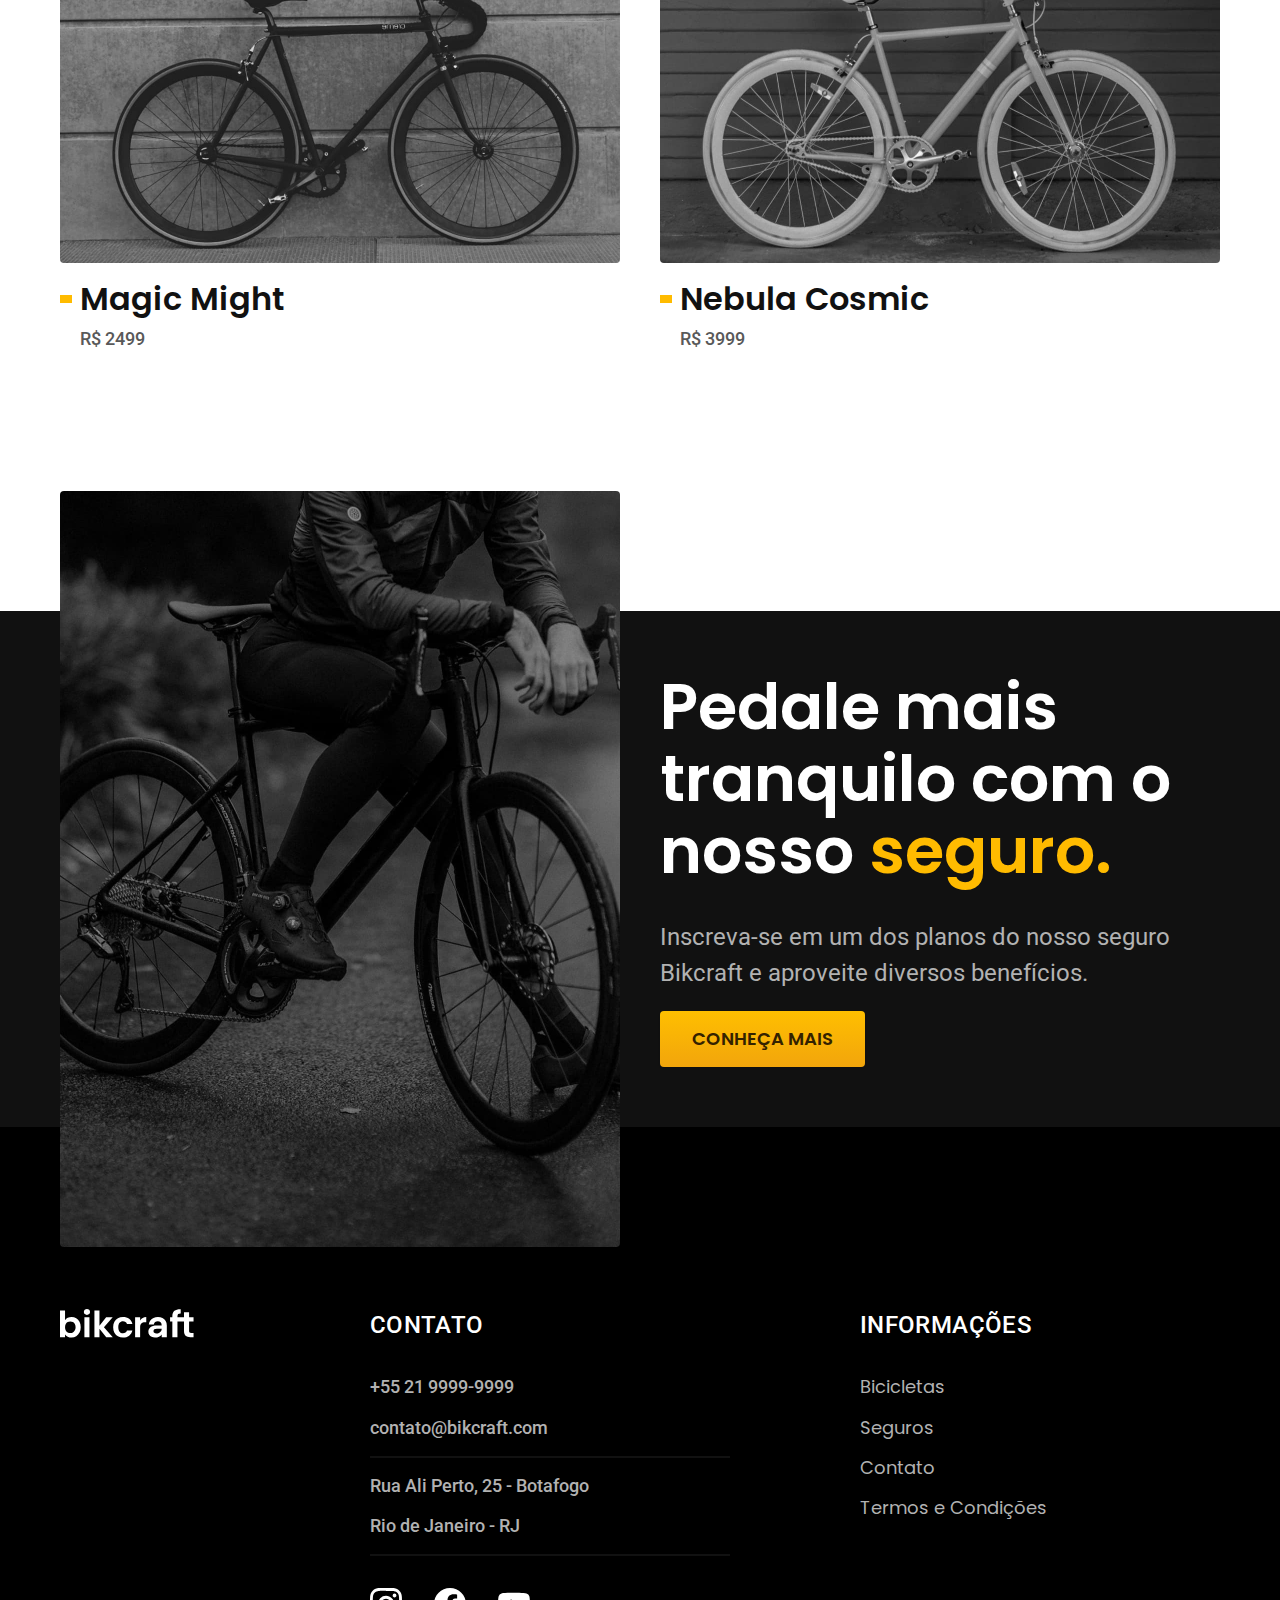
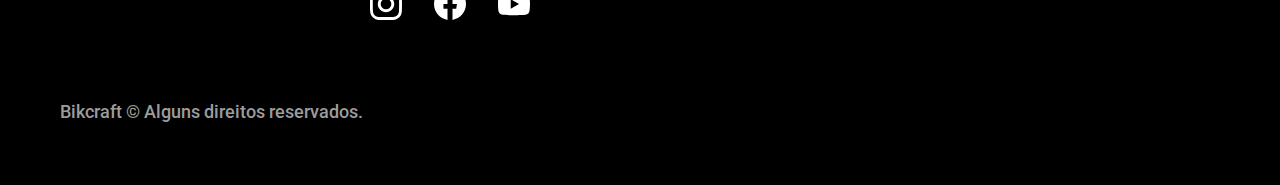
<file: bicicletas/nimbus.html>
<!DOCTYPE html>
<html lang="pt-br">
  <head>
    <meta charset="UTF-8" />
    <meta name="viewport" content="width=device-width, initial-scale=1.0" />

    <title>Nimbus | Bikcraft</title>
    <meta name="description" content="Nimbus." />

    <link rel="stylesheet" href="../css/style.css" />

    <link rel="preconnect" href="https://fonts.googleapis.com" />
    <link rel="preconnect" href="https://fonts.gstatic.com" crossorigin />
    <link
      href="https://fonts.googleapis.com/css2?family=Merriweather:ital,wght@1,900&family=Poppins:wght@400;600&family=Roboto:wght@400;500&display=swap"
      rel="stylesheet"
    />
  </head>
  <body id="bicicleta">
    <header class="header-bg">
      <div class="header container">
        <a href="../">
          <img src="../img/bikcraft.svg" alt="Bikcraft" />
        </a>

        <nav aria-label="primaria">
          <ul class="header-menu font-1-m cor-0">
            <li><a href="../bicicletas.html">Bicicletas</a></li>
            <li><a href="../seguros.html">Seguros</a></li>
            <li><a href="../contato.html">Contato</a></li>
          </ul>
        </nav>
      </div>
    </header>

    <main class="titulo-bg">
      <div>
        <div class="titulo container">
          <p class="font-2-xl cor-5">R$ 4999</p>
          <h1 class="font-1-xxl cor-0">
            Nimbus Stark<span class="cor-p1">.</span>
          </h1>
        </div>
      </div>

      <div class="bicicleta container">
        <div class="bicicleta-imagens">
          <img src="../img/bicicleta/nimbus1.jpg" alt="" />
          <img src="../img/bicicleta/nimbus2.jpg" alt="" />
          <img src="../img/bicicleta/nimbus3.jpg" alt="" />
        </div>
        <div class="bicicleta-conteudo">
          <p class="font-2-l cor-5">
            A Nimbus Stark é a melhor Bikcraft já criada pela nossa equipe. Ela
            vem equipada com os melhores acessórios, o que garante maior
            velocidade.
          </p>
          <div class="bicicleta-comprar">
            <a class="botao" href="../orcamento.html">Comprar Agora</a>
            <span class="font-1-xs cor-6"
              ><img src="../img/icones/entrega.svg" alt="" />entrega em 5
              dias</span
            >
            <span class="font-1-xs cor-6"
              ><img src="../img/icones/estoque.svg" alt="" />18 em estoque</span
            >
          </div>

          <h2 class="font-1-xs cor-0">Informações</h2>
          <ul class="bicicleta-informacoes">
            <li>
              <img src="../img/icones/eletrica.svg" alt="" />
              <h3 class="font-1-m cor-0">Motor Elétrico</h3>
              <p class="font-2-xs cor-5">
                Permite você viajar distâncias inimagináveis com a sua bike.
              </p>
            </li>
            <li>
              <img src="../img/icones/velocidade.svg" alt="" />
              <h3 class="font-1-m cor-0">50 km/h</h3>
              <p class="font-2-xs cor-5">
                A mais rápida bicicleta elétrica disponível no mercado.
              </p>
            </li>
            <li>
              <img src="../img/icones/rastreador.svg" alt="" />
              <h3 class="font-1-m cor-0">Rastreador</h3>
              <p class="font-2-xs cor-5">
                Rastreador é sistema anti-furto para garantir o seu sossego.
              </p>
            </li>
            <li>
              <img src="../img/icones/carbono.svg" alt="" />
              <h3 class="font-1-m cor-0">Fibra de Carbono</h3>
              <p class="font-2-xs cor-5">
                Maior proteção possível para a sua Bikcraft com fibra de
                carbono.
              </p>
            </li>
          </ul>
          <h2 class="font-1-xs cor-0">Ficha Técnica</h2>
          <ul class="bicicleta-ficha font-2-s cor-4">
            <li>Peso <span>9kg</span></li>
            <li>Altura <span>60 cm</span></li>
            <li>Largura <span>120 cm</span></li>
            <li>Profundidade <span>10 cm</span></li>
            <li>Marchas <span>16</span></li>
            <li>Roda <span>29</span></li>
          </ul>
        </div>
      </div>
    </main>

    <article class="bicicletas-lista container">
      <h2 class="font-1-xxl">escolha a sua<span class="cor-p1">.</span></h2>

      <ul>
        <li>
          <a href="./magic.html">
            <img src="../img/bicicletas/magic.jpg" alt="Bicicleta preta" />
            <h3 class="font-1-xl">Magic Might</h3>
            <span class="font-2-m cor-8">R$ 2499</span>
          </a>
        </li>
        <li>
          <a href="./nebula.html">
            <img src="../img/bicicletas/nebula.jpg" alt="Bicicleta preta" />
            <h3 class="font-1-xl">Nebula Cosmic</h3>
            <span class="font-2-m cor-8">R$ 3999</span>
          </a>
        </li>
      </ul>
    </article>

    <article class="seguro-bg">
      <div class="seguro container">
        <div class="seguro-imagem">
          <img
            src="../img/fotos/seguros.jpg"
            alt="Pessoa parada em cima de uma bicicleta."
          />
        </div>
        <div class="seguro-conteudo">
          <h2 class="font-1-xxl cor-0">
            Pedale mais tranquilo com o nosso
            <span class="cor-p1">seguro.</span>
          </h2>
          <p class="font-2-l cor-5">
            Inscreva-se em um dos planos do nosso seguro Bikcraft e aproveite
            diversos benefícios.
          </p>
          <a class="botao" href="../seguros.html">Conheça Mais</a>
        </div>
      </div>
    </article>

    <footer class="footer-bg">
      <div class="footer container">
        <img src="../img/bikcraft.svg" alt="Bikcraft" />
        <div class="footer-contato">
          <h3 class="font-2-l-b cor-0">Contato</h3>
          <ul class="font-2-m cor-5">
            <li><a href="tel:+552199999999">+55 21 9999-9999</a></li>
            <li>
              <a href="mailto:contato@bikcraft.com">contato@bikcraft.com</a>
            </li>
            <li>Rua Ali Perto, 25 - Botafogo</li>
            <li>Rio de Janeiro - RJ</li>
          </ul>
          <div class="footer-redes">
            <a href="../">
              <img src="../img/redes/instagram.svg" alt="Instagram" />
            </a>
            <a href="../">
              <img src="../img/redes/facebook.svg" alt="Facebook" />
            </a>
            <a href="../">
              <img src="../img/redes/youtube.svg" alt="Youtube" />
            </a>
          </div>
        </div>
        <div class="footer-informacoes">
          <h3 class="font-2-l-b cor-0">Informações</h3>
          <nav>
            <ul class="font-1-m cor-5">
              <li><a href="../bicicletas.html">Bicicletas</a></li>
              <li><a href="../seguros.html">Seguros</a></li>
              <li><a href="../contato.html">Contato</a></li>
              <li><a href="../termos.html">Termos e Condições</a></li>
            </ul>
          </nav>
        </div>
        <p class="footer-copy font-2-m cor-6">
          Bikcraft © Alguns direitos reservados.
        </p>
      </div>
    </footer>
  </body>
</html>
</file>
<file: css/style.css>
@import "./global/global.css";
@import "./utilidades/tipografia.css";
@import "./utilidades/cores.css";

@import "./global/header.css";
@import "./global/footer.css";

/* Utilidades */
@import "./utilidades/componentes.css";
@import "./utilidades/formulario.css";

/* Home */
@import "./home/introducao.css";
@import "./home/tecnologia.css";
@import "./home/parceiros.css";
@import "./home/depoimento.css";

/* Bicicletas */
@import "./bicicletas/bicicletas-lista.css";
@import "./bicicletas/bicicletas.css";

/* Bicicleta */
@import "./bicicleta/bicicleta.css";
@import "./bicicleta/seguro.css";

/* Seguros */
@import "./seguros/seguros.css";
@import "./seguros/vantagens.css";
@import "./seguros/perguntas.css";

/* Contato */
@import "contato/contato.css";
@import "contato/lojas.css";

/* Orçamento */
@import "orcamento/orcamento.css";

/* Termos */
@import "termos/termos.css";
</file>
